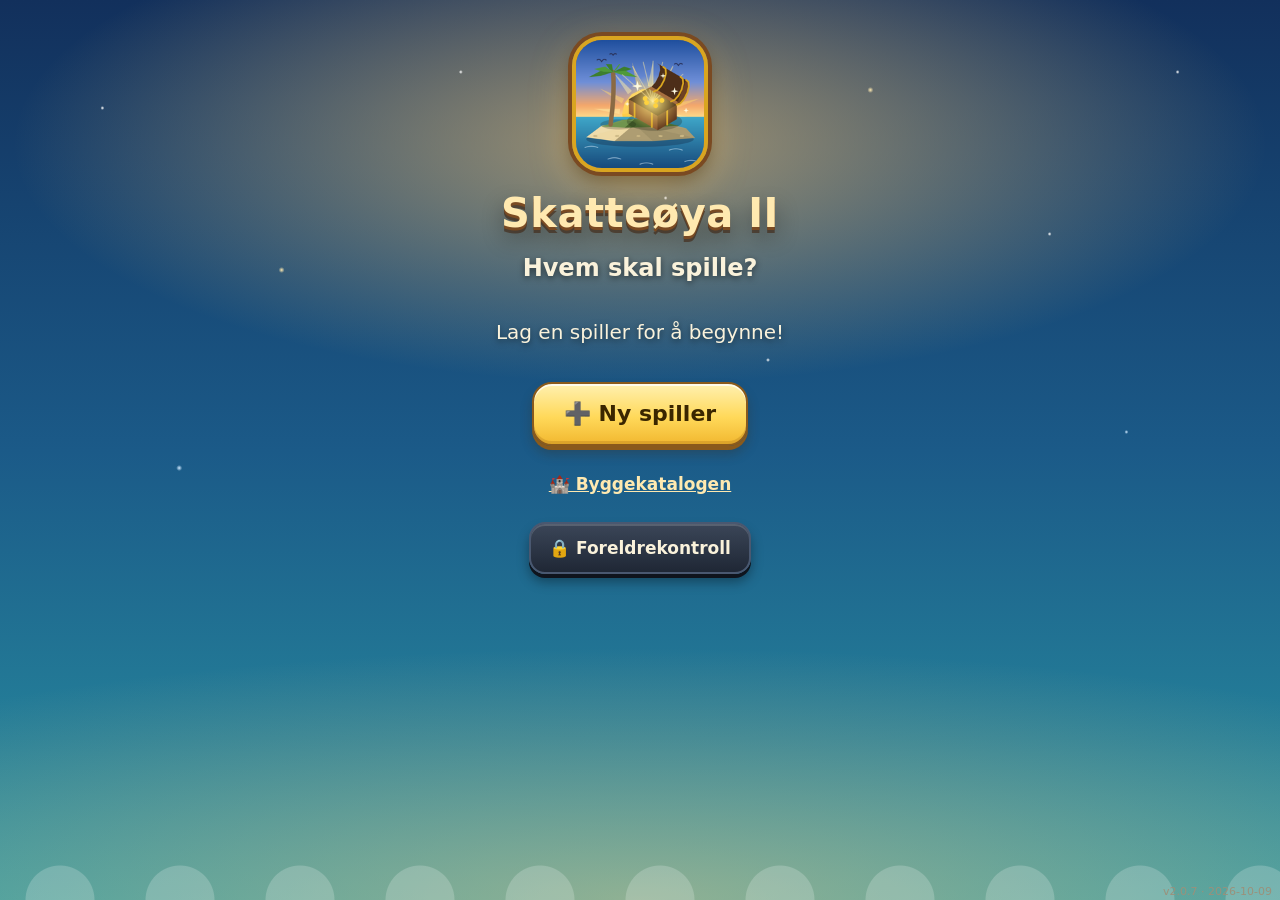
<file: index.html>
<!doctype html>
<html lang="nb">
<head>
  <meta charset="utf-8">
  <meta name="viewport" content="width=device-width, initial-scale=1, maximum-scale=1, user-scalable=no, viewport-fit=cover">
  <meta name="apple-mobile-web-app-capable" content="yes">
  <meta name="mobile-web-app-capable" content="yes">
  <meta name="apple-mobile-web-app-status-bar-style" content="black-translucent">
  <meta name="apple-mobile-web-app-title" content="Skatteøya II">
  <meta name="theme-color" content="#0b0f14">
  <title>Skatteøya II</title>
  <link rel="icon" type="image/png" sizes="64x64" href="ikon/favicon-64.png">
  <link rel="icon" type="image/png" sizes="32x32" href="ikon/favicon-32.png">
  <link rel="apple-touch-icon" href="ikon/ikon-180.png">
  <link rel="manifest" href="manifest.webmanifest">
  <link rel="stylesheet" href="spill.css">
  <link rel="stylesheet" href="ui.css">
</head>
<body>
  <!-- Velg spiller -->
  <section id="velg" class="velg">
    <img class="logo" src="ikon/ikon-192.png" alt="">
    <h1>Skatteøya II</h1>
    <p class="under">Hvem skal spille?</p>
    <div id="profilliste" class="profilliste"></div>
    <button id="ny-spiller" class="stor-knapp">➕ Ny spiller</button>
    <p class="smaa"><a href="katalog.html">🏰 Byggekatalogen</a></p>
    <button id="foreldre-start" class="foreldre-knapp">🔒 Foreldrekontroll</button>
  </section>

  <dialog id="ny" class="kort">
    <h2>Ny spiller</h2>
    <label class="navnefelt">Navn <input id="ny-navn" maxlength="16" autocomplete="off" placeholder="Hva heter du?"></label>
    <p class="etikett">Velg et dyr</p>
    <div id="ny-avatar" class="valgrad avatarer"></div>
    <p class="etikett">Hvem spiller?</p>
    <div id="ny-nivaa" class="valgrad"></div>
    <div class="knapper">
      <button id="ny-avbryt">Avbryt</button>
      <button id="ny-start" class="hoved">Seil til øya ⛵</button>
    </div>
  </dialog>

  <!-- Spillet -->
  <main id="spill" class="spill" hidden>
    <header class="topp">
      <button id="meny-knapp" class="rund" aria-label="Meny"></button>
      <div class="himmel">
        <canvas id="himmel"></canvas>
        <span id="dag"></span>
        <span id="sol-tall"></span>
      </div>
      <button id="seil-knapp" class="rund" aria-label="Sjøkartet" hidden>⛵</button>
      <button id="butikk-knapp" class="rund" aria-label="Butikken">🏪</button>
      <button id="natt-knapp" class="rund" aria-label="Natt av eller på">🌙</button>
    </header>
    <canvas id="lerret"></canvas>
    <footer id="forrad" class="forrad"></footer>
  </main>

  <!-- Nærbilde av en ting -->
  <div id="naer" class="naer" hidden>
    <div class="naer-boks">
      <div id="naer-tittel" class="naer-tittel"></div>
      <div class="naer-innhold">
        <canvas id="naer-lerret"></canvas>
        <div id="matte" class="matte" hidden>
          <div class="matte-stykke"><span id="matte-stykke"></span> <span id="matte-svar" class="matte-svar">?</span></div>
          <div id="matte-melding" class="matte-melding"></div>
          <div id="matte-valg" class="matte-valg"></div>
          <div id="matte-tast" class="tastatur"></div>
        </div>
      </div>
      <div id="havn-valg" class="havn-valg" hidden></div>
      <button id="naer-lukk" class="rund lukk" aria-label="Lukk">✕</button>
    </div>
  </div>

  <!-- Museet: skattene man har solgt, i glassmontre -->
  <div id="museum" class="museum" hidden>
    <canvas id="museum-lerret"></canvas>
    <button id="museum-tilbake" class="museum-knapp venstre"></button>
    <button id="museum-samling" class="museum-knapp hoyre"></button>
    <div id="museum-nav" class="museum-nav">
      <button id="museum-forrige" class="museum-knapp" aria-label="Forrige sal">◀</button>
      <span id="museum-sal"></span>
      <button id="museum-neste" class="museum-knapp" aria-label="Neste sal">▶</button>
    </div>
  </div>

  <!-- Stavkirka: sangboka med alle melodiene man har funnet -->
  <div id="kirke" hidden>
    <button id="kirke-tilbake" class="museum-knapp venstre">← Tilbake til øya</button>
    <h2>🎵 Sangboka</h2>
    <div class="kirke-bok">
      <p id="kirke-tall"></p>
      <p id="kirke-hint"></p>
      <div id="kirke-liste"></div>
    </div>
  </div>

  <!-- Natta -->
  <div id="natt" class="natt" hidden>
    <canvas id="natt-lerret"></canvas>
    <div class="natt-tekst">🌙 ✨</div>
    <button id="morgen" class="stor-knapp">☀️ God morgen</button>
  </div>

  <dialog id="meny" class="kort">
    <h2 id="meny-tittel"></h2>
    <div class="menyknapper">
      <button id="meny-sov">🌙 Legg deg nå</button>
      <button id="meny-sangbok">🎵 Sangboka</button>
      <button id="meny-nivaa"></button>
      <button id="meny-lyd"></button>
      <button id="meny-foreldre">🔒 For foreldre</button>
      <button id="meny-bytt">👥 Bytt spiller</button>
      <button id="meny-ny-oy">🏝️ Ny øy</button>
      <button id="meny-lukk" class="hoved">Tilbake til øya</button>
    </div>
  </dialog>

  <dialog id="laerer" class="kort bred">
    <h2 id="laerer-tittel"></h2>
    <div id="laerer-emner" class="emner"></div>
    <div id="laerer-tekst" class="laerer-tekst"></div>
    <p id="laerer-merk" class="midt forklaring" hidden></p>
    <div class="knapper laerer-knapper">
      <button id="laerer-igjen">🔊 Les igjen</button>
      <button id="laerer-ny" class="hoved">➡️ Ny tekst</button>
    </div>
    <button id="laerer-lukk" class="full">Lukk</button>
  </dialog>

  <dialog id="sjokart" class="kort">
    <h2>🗺️ Sjøkartet</h2>
    <p id="sjokart-tekst" class="midt"></p>
    <div id="oyliste" class="oyliste"></div>
    <button id="sjokart-lukk" class="full">Bli her</button>
  </dialog>

  <dialog id="butikk" class="kort bred">
    <h2>🏪 Butikken</h2>
    <div class="faner"><button id="fane-selg">💰 Selg</button><button id="fane-kjop">🏰 Kjøp bygg</button></div>
    <div id="butikk-mynter" class="mynter-linje"></div>
    <div id="butikk-selg" class="butikk-innhold"></div>
    <div id="butikk-kjop" class="butikk-innhold byggliste" hidden></div>
    <div class="takfarge"><span id="takfarge-tekst">🎨 Farge på taket og flaggene</span><div id="takfarger" class="takfarger"></div></div>
    <button id="butikk-lukk" class="hoved full">Tilbake til øya</button>
  </dialog>

  <dialog id="port" class="kort">
    <h2>🔒 For voksne</h2>
    <p id="port-tekst" class="midt"></p>
    <div class="matte-stykke"><span id="port-stykke"></span> <span id="port-svar" class="matte-svar">?</span></div>
    <p id="port-melding" class="matte-melding feil midt"></p>
    <div id="port-tast" class="tastatur"></div>
    <button id="port-glemt" class="full" hidden>Glemt koden?</button>
    <button id="port-avbryt" class="full">Avbryt</button>
  </dialog>

  <dialog id="foreldre" class="kort bred">
    <h2>🔒 Foreldrekontroll – <span id="foreldre-navn"></span></h2>
    <p class="etikett">Hurtigvalg</p>
    <div id="f-hurtig" class="valgrad"></div>
    <p class="etikett">Mattestykker i kistene</p>
    <div id="f-arter" class="arter"></div>
    <p id="f-eksempel" class="eksempel"></p>
    <p class="etikett">Svarmåte</p>
    <div id="f-svar" class="valgrad"></div>
    <p class="etikett">Telling</p>
    <div id="f-telling" class="valgrad"></div>
    <p class="etikett">Kreativmodus</p>
    <div id="f-kreativ" class="kreativ"></div>
    <p class="etikett">Statistikk</p>
    <div id="f-stat" class="statistikk"></div>
    <button id="f-spillere" class="full">👥 Spillere og foreldrekode</button>
    <button id="foreldre-lukk" class="hoved full">Lagre og lukk</button>
  </dialog>

  <dialog id="spillere" class="kort">
    <h2>🔒 Spillere</h2>
    <p class="midt forklaring">Her kan du fjerne spillere. Øya og alt spilleren har samlet, blir slettet.</p>
    <div id="spillerliste" class="spillerliste"></div>
    <button id="endre-kode" class="full">🔑 Endre foreldrekoden</button>
    <button id="spillere-lukk" class="hoved full">Lukk</button>
  </dialog>

  <div id="plasser" class="plasser" hidden>
    <span id="plasser-tekst"></span>
    <button id="plasser-avbryt">✕ Avbryt</button>
  </div>

  <!-- Seilturen til en ny øy -->
  <div id="seiling" class="seiling" hidden>
    <canvas id="seiling-lerret"></canvas>
    <div id="seiling-tekst" class="seiling-tekst"></div>
  </div>

  <div id="melding" class="melding" hidden></div>

  <script type="module" src="js/main.js"></script>
</body>
</html>
</file>
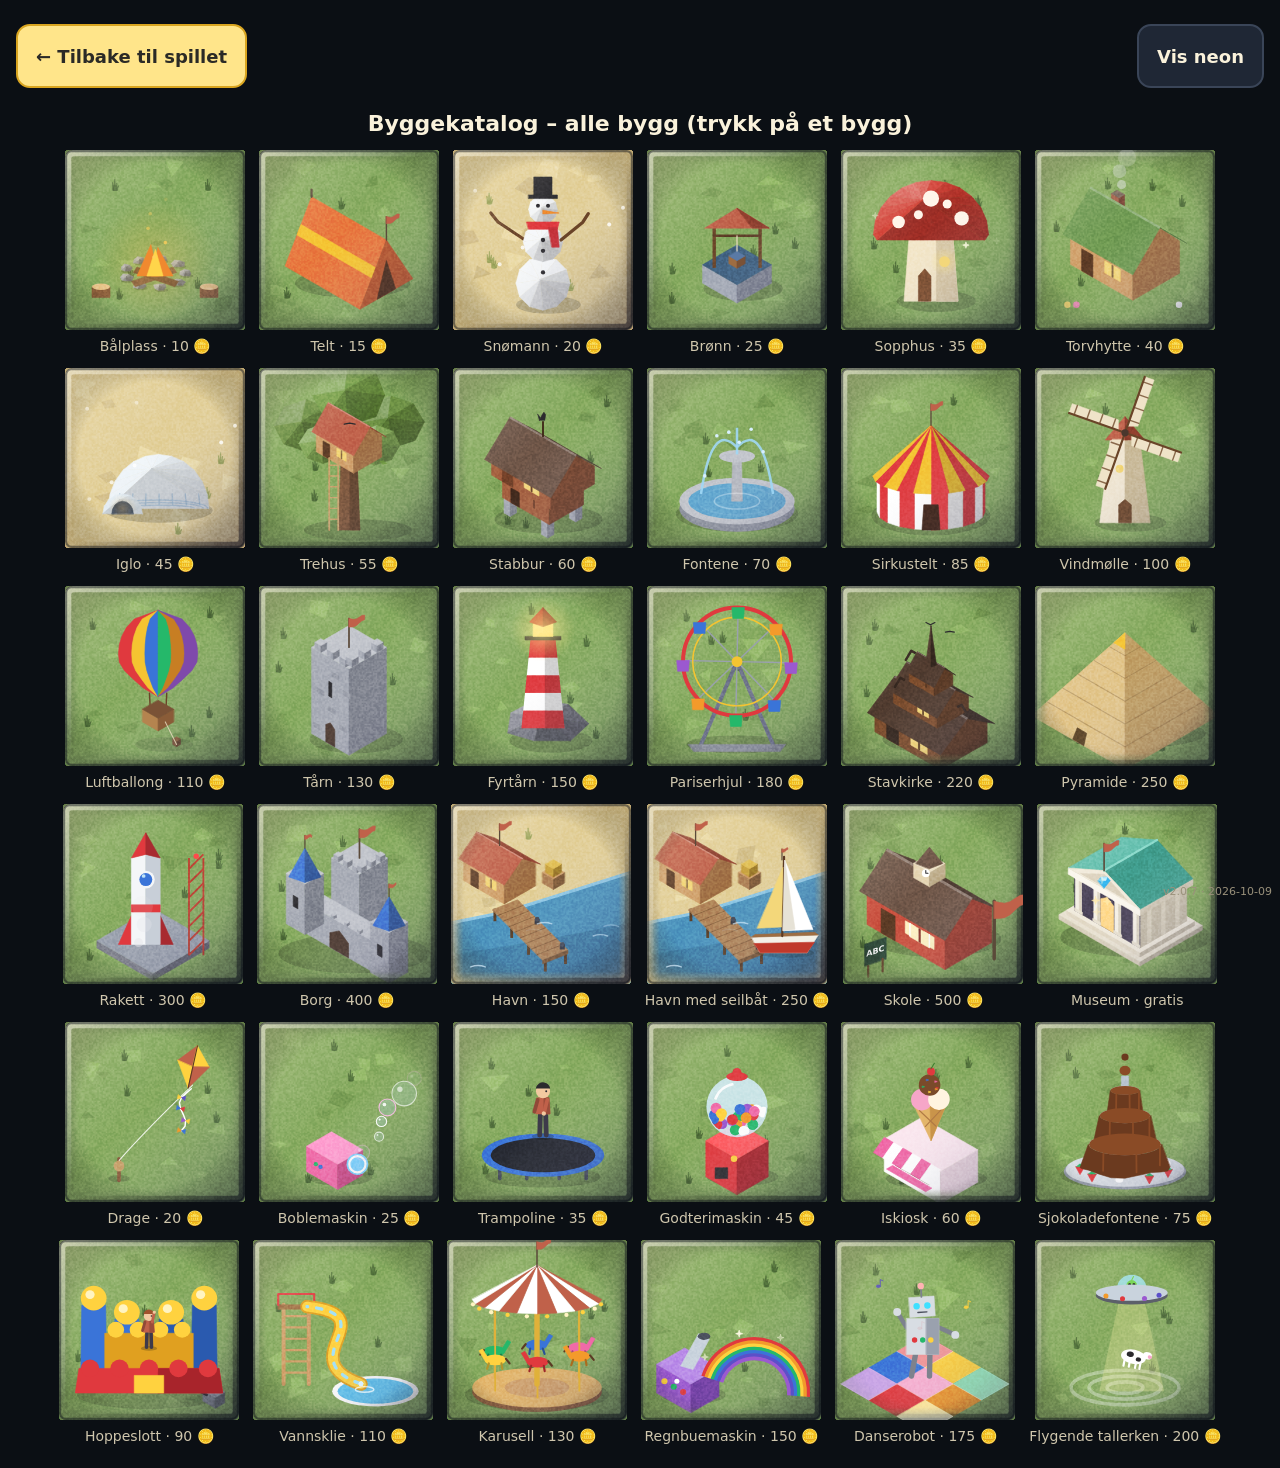
<file: katalog.html>
<!doctype html>
<html lang="nb">
<head>
  <meta charset="utf-8">
  <meta name="viewport" content="width=device-width, initial-scale=1">
  <title>Skatteøya – byggekatalog</title>
  <link rel="icon" type="image/png" sizes="64x64" href="ikon/favicon-64.png">
  <link rel="icon" type="image/png" sizes="32x32" href="ikon/favicon-32.png">
  <link rel="apple-touch-icon" href="ikon/ikon-180.png">
  <style>
    body { margin: 0; background: #0b0f14; color: #faf2db; font-family: system-ui, sans-serif; padding: 16px; }
    h1 { font-size: 22px; text-align: center; }
    .galleri { display: flex; flex-wrap: wrap; gap: 14px; justify-content: center; }
    figure { margin: 0; text-align: center; }
    figcaption { font-size: 14px; color: #cfc6ad; margin-top: 4px; }
    a { color: #ffd23f; }
    .topplinje { position: sticky; top: 0; z-index: 5; display: flex; justify-content: space-between; gap: 10px; padding: 8px 0; background: inherit; }
    .tilbake, .bytt {
      display: inline-flex; align-items: center; min-height: 48px; padding: 6px 18px; border-radius: 14px; font-size: 18px; font-weight: 700; text-decoration: none;
    }
    .tilbake { background: #ffe58a; color: #2b2a26; border: 2px solid #d9a520; }
    .bytt { background: #1f2735; color: #faf2db; border: 2px solid #3a4558; }
    body.neon .tilbake { background: #ff2bd6; color: #fff; border-color: #ff9cf0; box-shadow: 0 0 12px rgba(255, 43, 214, 0.6); }
    .versjon { position: fixed; right: 8px; bottom: 2px; font-size: 11px; color: #9a917b; pointer-events: none; }
    body { padding-bottom: 24px; }
    body.neon { background: #07020f; }
    body.neon figcaption { color: #7ff3ff; text-shadow: 0 0 6px #19e3ff; }
  </style>
</head>
<body>
  <nav class="topplinje">
    <a class="tilbake" href="index.html">← Tilbake til spillet</a>
    <a id="bytt" class="bytt" href="?neon">Vis neon</a>
  </nav>
  <h1>Byggekatalog – alle bygg (trykk på et bygg)</h1>
  <div id="galleri" class="galleri"></div>
  <script type="module">
    // Alle byggene, levende: den faste delen tegnes én gang, det som beveger seg hele tiden.
    import { BYGG, HAVN, BAAT, SKOLE, MUSEUM, OPPFINNELSER } from './js/data/ting.js';
    import { PYNT, LIV } from './js/stil/pynt.js';
    import { tegnTomtKort } from './js/stil/ruter.js';
    import { lagTilfeldig } from './js/rng.js';
    import { settNeon, neonKontekst, glod } from './js/stil/neon.js';
    import { visVersjon } from './js/versjon.js';
    visVersjon();
    // ?neon viser byggene slik de ser ut på neonøya.
    const neon = new URLSearchParams(location.search).has('neon');
    settNeon(neon);
    if (neon) document.body.classList.add('neon');
    document.getElementById('bytt').href = neon ? '?' : '?neon';
    document.getElementById('bytt').textContent = neon ? 'Vis vanlig' : 'Vis neon';
    const S = 180, dpr = devicePixelRatio || 1;
    const kort = [...BYGG, HAVN, BAAT, SKOLE, MUSEUM, ...OPPFINNELSER].map((b, k) => {
      const fast = document.createElement('canvas');
      fast.width = fast.height = S * dpr;
      const fctx = neonKontekst(fast.getContext('2d'));
      fctx.scale(dpr, dpr);
      tegnTomtKort(fctx, S, lagTilfeldig(k + 1), ['iglo', 'snomann', 'havn', 'havnbaat'].includes(b.id) ? 'strand' : 'eng', () => PYNT[b.id](fctx, S, lagTilfeldig(k + 7)));
      const c = document.createElement('canvas');
      c.width = c.height = S * dpr;
      c.style.width = c.style.height = `${S}px`;
      const f = document.createElement('figure');
      f.append(c);
      f.insertAdjacentHTML('beforeend', `<figcaption>${b.navn} · ${b.pris ? `${b.pris} 🪙` : 'gratis'}</figcaption>`);
      document.getElementById('galleri').append(f);
      let fest = Infinity;
      c.onclick = () => { fest = 0; };
      return { b, fast, c, ctx: neonKontekst(c.getContext('2d')), fest: () => fest, tikk: (dt) => { fest += dt; } };
    });
    let sist = performance.now();
    function tegn(ms) {
      const dt = (ms - sist) / 1000;
      sist = ms;
      for (const k of kort) {
        k.tikk(dt);
        k.ctx.setTransform(1, 0, 0, 1, 0, 0);
        k.ctx.drawImage(k.fast, 0, 0);
        k.ctx.setTransform(dpr, 0, 0, dpr, 0, 0);
        LIV[k.b.id]?.(k.ctx, S, ms / 1000, k.fest());
        glod(k.c);
      }
      requestAnimationFrame(tegn);
    }
    requestAnimationFrame(tegn);
  </script>
</body>
</html>
</file>
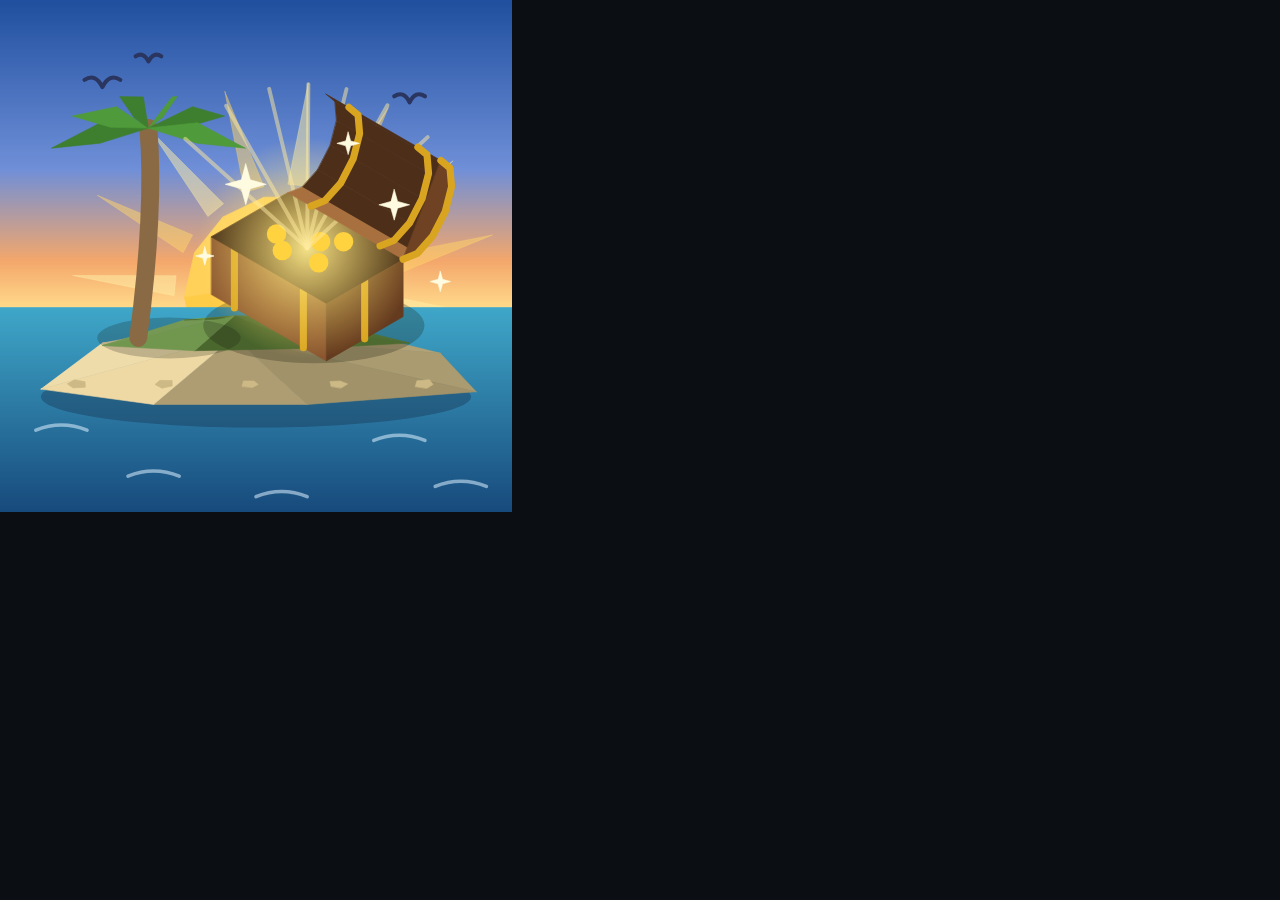
<file: logo.html>
<!doctype html>
<html lang="nb">
<head>
  <meta charset="utf-8">
  <meta name="viewport" content="width=device-width, initial-scale=1">
  <title>Skatteøya – logo</title>
  <link rel="icon" type="image/png" sizes="64x64" href="ikon/favicon-64.png">
  <link rel="icon" type="image/png" sizes="32x32" href="ikon/favicon-32.png">
  <link rel="apple-touch-icon" href="ikon/ikon-180.png">
  <style>
    html, body { margin: 0; background: #0b0f14; }
    canvas { display: block; }
  </style>
</head>
<body>
  <canvas id="logo"></canvas>
  <script type="module">
    // Applogoen, tegnet med den samme low-poly-koden som spillet: en øy med palme
    // og en åpen skattekiste som lyser, foran en stor solnedgang.
    // ?s=1024 gir størrelsen. Ikonfilene i ikon/ er laget fra en 1024-utgave (favicon får avrundede hjørner).
    import { poly, fasett, klump } from './js/stil/lavpoly.js';
    import { palme } from './js/stil/ruter.js';
    import { tegnFigur } from './js/figurer.js';
    import { lagTilfeldig } from './js/rng.js';

    const q = new URLSearchParams(location.search);
    const S = Number(q.get('s')) || 512;
    const c = document.getElementById('logo');
    c.width = c.height = S;
    const ctx = c.getContext('2d');

    // Himmel: dyp blå øverst, varm solnedgang ved horisonten
    const HORISONT = S * 0.6;
    const himmel = ctx.createLinearGradient(0, 0, 0, HORISONT);
    himmel.addColorStop(0, '#1f4f9e');
    himmel.addColorStop(0.55, '#6f8fd8');
    himmel.addColorStop(0.85, '#f4a76b');
    himmel.addColorStop(1, '#ffd98a');
    ctx.fillStyle = himmel;
    ctx.fillRect(0, 0, S, HORISONT + 2);

    // Sola med low-poly-stråler
    const sx = S * 0.56, sy = HORISONT - S * 0.02, sr = S * 0.2;
    ctx.save();
    ctx.globalAlpha = 0.5;
    for (let i = 0; i < 16; i++) {
      const v = (i / 16) * Math.PI * 2 + 0.1;
      poly(ctx, [[sx + Math.cos(v - 0.09) * sr * 1.1, sy + Math.sin(v - 0.09) * sr * 1.1],
        [sx + Math.cos(v) * sr * 2.1, sy + Math.sin(v) * sr * 2.1],
        [sx + Math.cos(v + 0.09) * sr * 1.1, sy + Math.sin(v + 0.09) * sr * 1.1]], i % 2 ? '#ffd56b' : '#fff0a8');
    }
    ctx.restore();
    const skive = [];
    for (let i = 0; i < 14; i++) { const v = (i / 14) * Math.PI * 2; skive.push([sx + Math.cos(v) * sr, sy + Math.sin(v) * sr]); }
    fasett(ctx, skive, '#ffc93c', { styrke: 0.7 });

    // Fugler
    ctx.strokeStyle = '#2a3560';
    ctx.lineWidth = S * 0.008;
    ctx.lineCap = 'round';
    for (const [x, y, b] of [[0.2, 0.17, 0.035], [0.29, 0.12, 0.025], [0.8, 0.2, 0.03]]) {
      ctx.beginPath();
      ctx.moveTo(S * (x - b), S * (y - b * 0.4));
      ctx.quadraticCurveTo(S * (x - b * 0.4), S * (y - b * 0.8), S * x, S * y);
      ctx.quadraticCurveTo(S * (x + b * 0.4), S * (y - b * 0.8), S * (x + b), S * (y - b * 0.4));
      ctx.stroke();
    }

    // Havet
    const hav = ctx.createLinearGradient(0, HORISONT, 0, S);
    hav.addColorStop(0, '#3fa7c9');
    hav.addColorStop(1, '#174a7c');
    ctx.fillStyle = hav;
    ctx.fillRect(0, HORISONT, S, S - HORISONT);
    // Sola speiler seg i vannet
    ctx.globalAlpha = 0.55;
    for (let k = 0; k < 6; k++) {
      const y = HORISONT + S * (0.025 + k * 0.03), b = S * (0.16 - k * 0.018);
      poly(ctx, [[sx - b, y], [sx + b, y], [sx + b * 0.8, y + S * 0.01], [sx - b * 0.8, y + S * 0.01]], '#ffe39a');
    }
    ctx.globalAlpha = 1;
    // Bølger
    ctx.strokeStyle = 'rgba(220, 240, 255, 0.55)';
    ctx.lineWidth = S * 0.007;
    for (const [x, y] of [[0.12, 0.84], [0.3, 0.93], [0.78, 0.86], [0.9, 0.95], [0.55, 0.97]]) {
      ctx.beginPath();
      ctx.moveTo(S * (x - 0.05), S * y);
      ctx.quadraticCurveTo(S * x, S * (y - 0.02), S * (x + 0.05), S * y);
      ctx.stroke();
    }

    // Øya: sand og gress, fasettert
    const r = lagTilfeldig(11);
    const OY_Y = S * 0.74;
    ctx.fillStyle = 'rgba(20, 40, 70, 0.35)';
    ctx.beginPath(); ctx.ellipse(S * 0.5, OY_Y + S * 0.035, S * 0.42, S * 0.06, 0, 0, Math.PI * 2); ctx.fill();
    fasett(ctx, [[S * 0.08, OY_Y + S * 0.02], [S * 0.2, OY_Y - S * 0.07], [S * 0.42, OY_Y - S * 0.11], [S * 0.66, OY_Y - S * 0.1],
      [S * 0.86, OY_Y - S * 0.05], [S * 0.93, OY_Y + S * 0.025], [S * 0.6, OY_Y + S * 0.05], [S * 0.3, OY_Y + S * 0.05]], '#ecd59a', { styrke: 1.2 });
    fasett(ctx, [[S * 0.2, OY_Y - S * 0.065], [S * 0.36, OY_Y - S * 0.115], [S * 0.6, OY_Y - S * 0.12], [S * 0.8, OY_Y - S * 0.07],
      [S * 0.62, OY_Y - S * 0.06], [S * 0.38, OY_Y - S * 0.055]], '#7fb24f', { styrke: 1 });
    for (let k = 0; k < 5; k++) {
      poly(ctx, klump(r, S * (0.15 + k * 0.17), OY_Y + S * 0.01, S * 0.018, S * 0.008, 5, 0.3), '#cdb985');
    }

    // Palme til venstre
    palme(ctx, lagTilfeldig(3), S * 0.27, OY_Y - S * 0.08, S * 0.5);

    // Skattekista, åpen og lysende (samme figur som i spillet)
    const K = S * 0.64;
    ctx.save();
    ctx.translate(S * 0.6 - K * 0.5, OY_Y - S * 0.035 - K * 0.86);
    tegnFigur(ctx, K, { type: 'kiste', str: 1, seed: 5 }, { p: 1, ferdigT: 0.25, t: 0 });
    ctx.restore();

    // Glitter rundt kista
    const stjerne = (x, y, g) => poly(ctx, [[x, y - g], [x + g * 0.22, y - g * 0.22], [x + g, y], [x + g * 0.22, y + g * 0.22], [x, y + g],
      [x - g * 0.22, y + g * 0.22], [x - g, y], [x - g * 0.22, y - g * 0.22]], '#fffbe0');
    for (const [x, y, g] of [[0.48, 0.36, 0.04], [0.77, 0.4, 0.03], [0.68, 0.28, 0.022], [0.86, 0.55, 0.02], [0.4, 0.5, 0.018]]) stjerne(S * x, S * y, S * g);

    document.title = 'klar';
  </script>
</body>
</html>
</file>
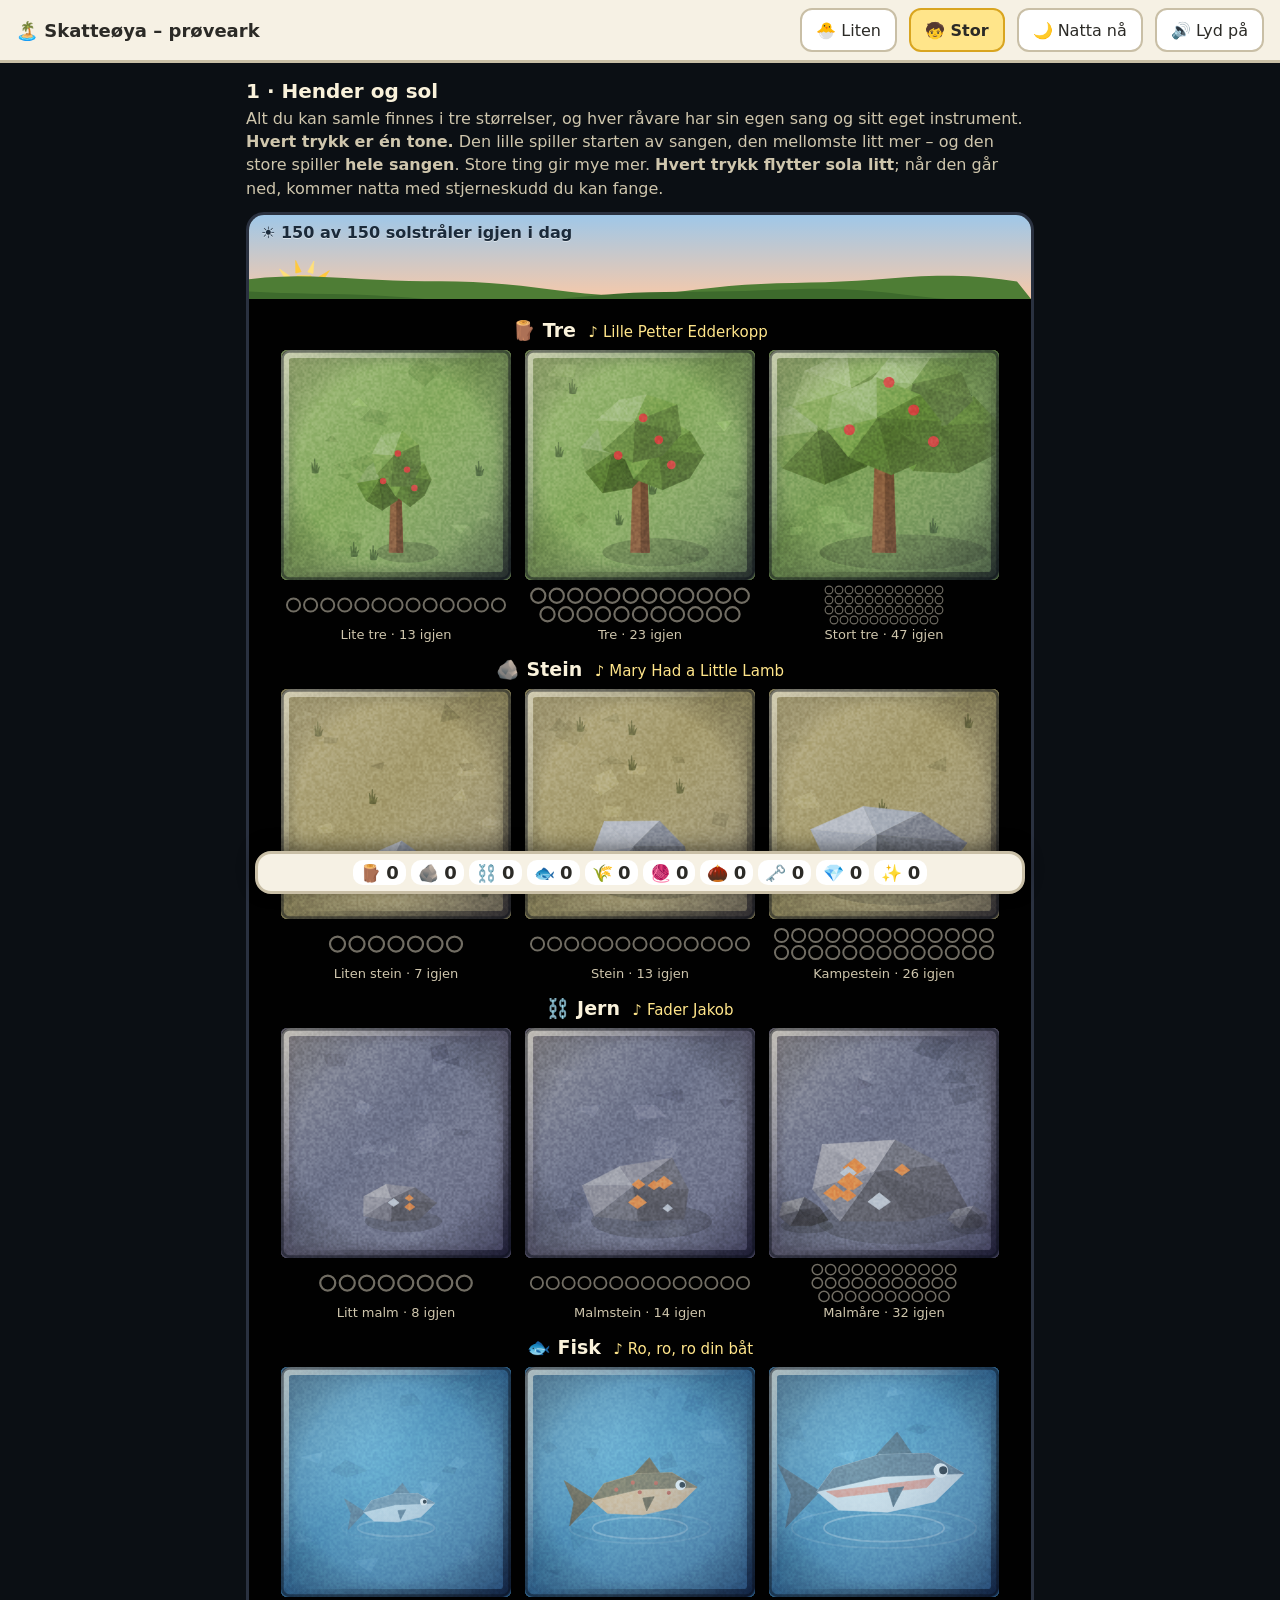
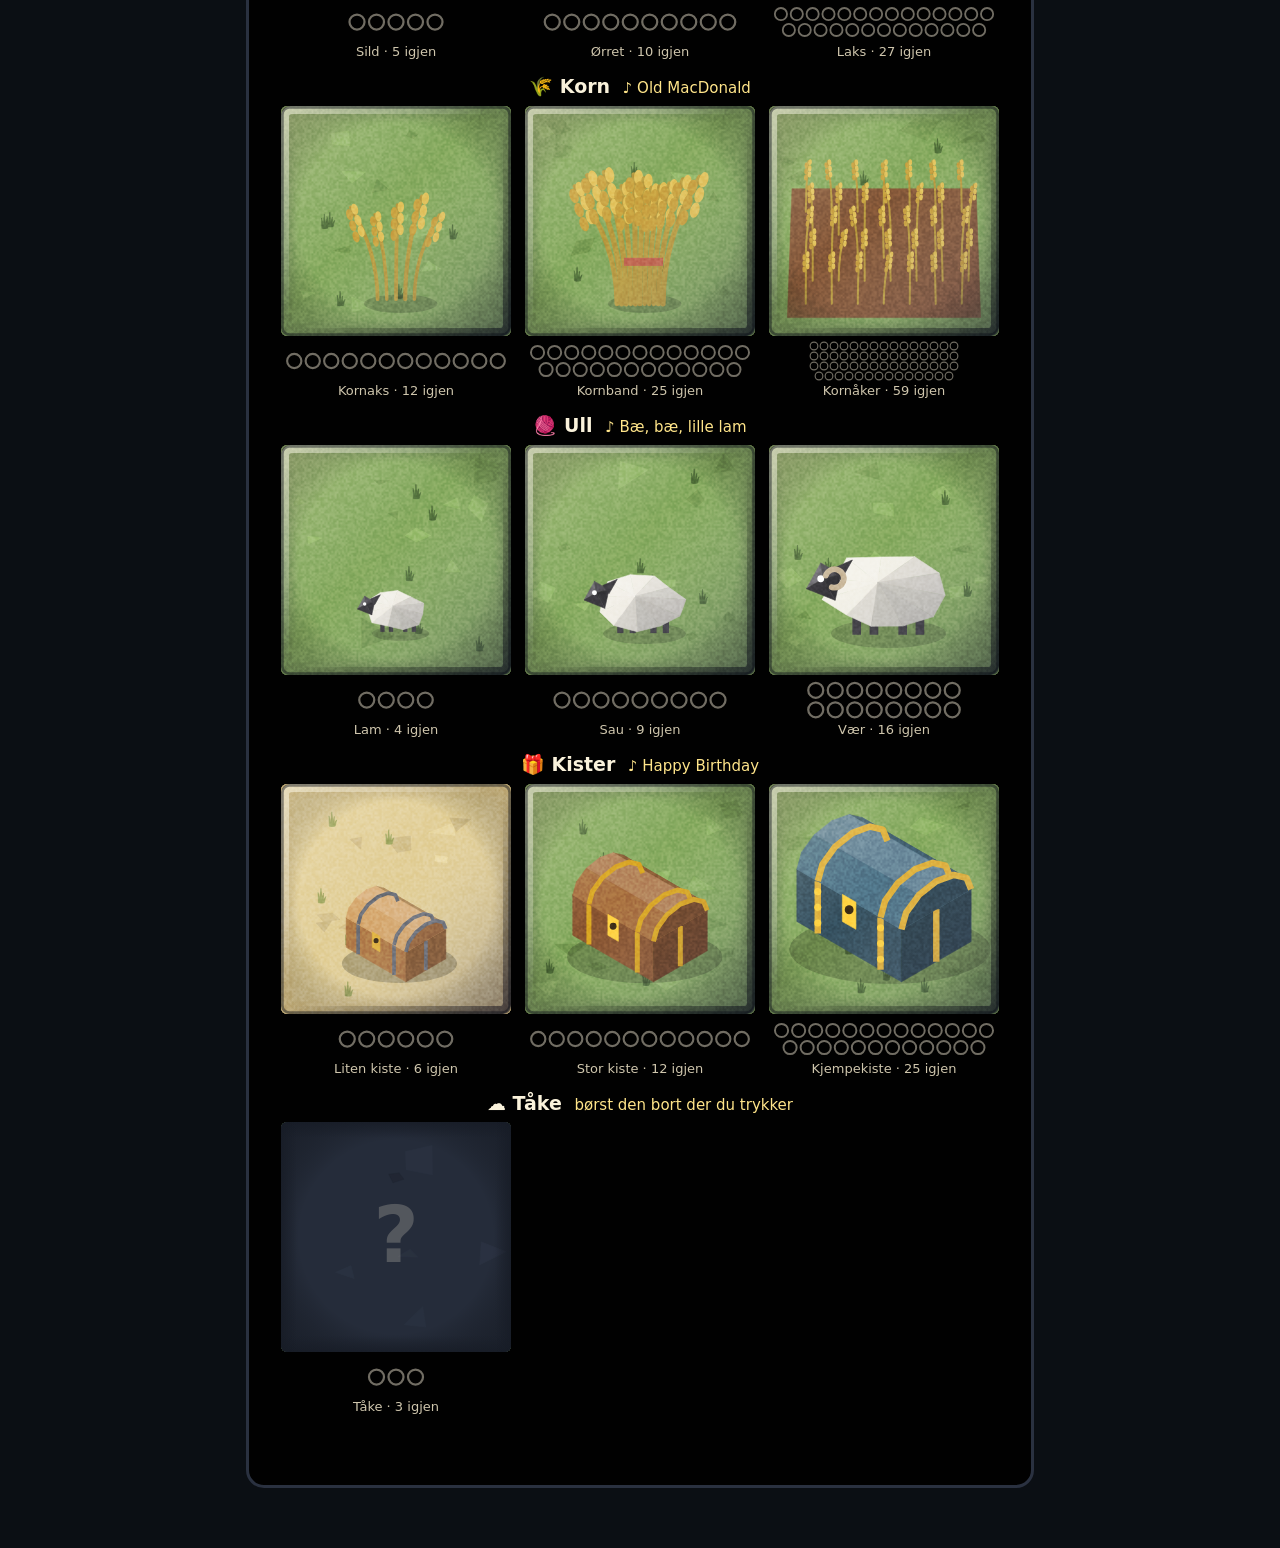
<file: proveark.html>
<!doctype html>
<html lang="nb">
<head>
  <meta charset="utf-8">
  <meta name="viewport" content="width=device-width, initial-scale=1, viewport-fit=cover">
  <title>Skatteøya – prøveark</title>
  <style>
    :root { --panel: #f6f1e4; --kant: #c9bfa6; --tekst: #2b2a26; --krem: #faf2db; --dempet: #cfc6ad; }
    * { box-sizing: border-box; }
    html { touch-action: manipulation; }
    body {
      margin: 0; background: #0b0f14; color: var(--krem);
      font-family: system-ui, -apple-system, "Segoe UI", sans-serif;
      -webkit-user-select: none; user-select: none; -webkit-touch-callout: none;
    }
    header {
      position: sticky; top: 0; z-index: 5; display: flex; flex-wrap: wrap; gap: 8px 12px; align-items: center;
      padding: 8px 16px; background: var(--panel); color: var(--tekst); border-bottom: 3px solid var(--kant);
    }
    header h1 { margin: 0 auto 0 0; font-size: 18px; }
    button {
      font: inherit; font-size: 16px; min-height: 44px; padding: 4px 14px; border-radius: 12px;
      border: 2px solid var(--kant); background: #fff; color: var(--tekst); cursor: pointer;
    }
    button.valgt { background: #ffe58a; border-color: #d9a520; font-weight: 700; }
    button:disabled { opacity: 0.5; }
    main { max-width: 820px; margin: 0 auto; padding: 16px 16px 60px; display: grid; gap: 34px; }
    h2 { margin: 0 0 4px; font-size: 20px; }
    .forklaring { margin: 0 0 12px; color: var(--dempet); line-height: 1.45; }
    body.liten .forklaring, body.liten figcaption, body.liten .bare-stor { display: none; }

    .scene { position: relative; border-radius: 18px; background: #010101; border: 3px solid #2a3140; }
    .himmel-boks { position: sticky; top: var(--topp, 60px); z-index: 4; border-radius: 15px 15px 0 0; overflow: hidden; }
    #himmel { display: block; width: 100%; height: 84px; }
    #sol-tekst { position: absolute; top: 8px; left: 12px; font-weight: 700; color: #1b2a3a; text-shadow: 0 1px 0 rgba(255,255,255,0.5); pointer-events: none; }
    .ting { padding: 6px 10px 14px; }
    .ravare { margin-top: 14px; }
    .ravare h3 { margin: 0 0 8px; font-size: 19px; text-align: center; color: var(--krem); }
    .ravare .sang { font-weight: 400; font-size: 15px; color: #ffe58a; margin-left: 6px; }
    .rad { display: grid; gap: 14px; justify-content: center; }
    .rad figure { margin: 0; text-align: center; }
    .rad canvas { display: block; touch-action: none; cursor: pointer; }
    .rad figcaption { font-size: 13px; color: var(--dempet); margin-top: 1px; min-height: 17px; }

    .natt { position: fixed; inset: 0; z-index: 15; }
    .natt canvas { position: absolute; inset: 0; width: 100%; height: 100%; touch-action: none; }
    .natt-tekst { position: absolute; top: 16px; left: 0; right: 0; text-align: center; font-size: 20px; font-weight: 700; color: #fff6d8; pointer-events: none; }
    #morgen { position: absolute; bottom: 16px; left: 50%; transform: translateX(-50%); }

    .forrad {
      position: sticky; bottom: 6px; z-index: 6; box-shadow: 0 -4px 18px rgba(0,0,0,0.45);
      display: flex; flex-wrap: wrap; gap: 5px; justify-content: center; margin: 12px 6px 0;
      background: var(--panel); color: var(--tekst); border-radius: 16px; padding: 6px; border: 3px solid var(--kant);
    }
    .vare { min-width: 50px; padding: 2px 7px; border-radius: 10px; background: #fff; font-size: 17px; text-align: center; }
    .vare b { font-size: 18px; }
    .vare small { font-size: 12px; color: #6d6656; }
    .vare .tom { opacity: 0.25; }
    body.liten .vare { font-size: 22px; letter-spacing: -6px; padding-right: 14px; }
    .dunk { animation: dunk 0.35s ease-out; }
    @keyframes dunk { 40% { transform: scale(1.25); } }
    .flyr {
      position: fixed; z-index: 30; font-size: 34px; margin: -20px 0 0 -20px; pointer-events: none;
      transition: transform 0.85s cubic-bezier(0.5, -0.5, 0.6, 1);
    }

    .tid { text-align: center; }
    .tid h3 { margin: 0 0 6px; font-size: 22px; color: #ffe58a; }
    #tid-tekst { margin: 0 auto 12px; max-width: 640px; line-height: 1.45; min-height: 3em; }
    #tid { display: block; margin: 0 auto 14px; border-radius: 14px; }
    #tid-knapp { font-size: 19px; min-height: 52px; padding: 6px 22px; background: #ffe58a; border-color: #d9a520; font-weight: 700; }
    .album { display: flex; flex-wrap: wrap; gap: 12px; justify-content: center; margin-top: 18px; }
    .album figure { margin: 0; animation: dunk 0.4s ease-out; }
    .album img { display: block; width: 150px; border-radius: 8px; border: 2px solid #2a3140; }
    .album figcaption { font-size: 14px; color: var(--dempet); margin-top: 3px; }

    .brev {
      position: fixed; inset: 0; z-index: 20; display: grid; place-items: center; background: rgba(5, 8, 15, 0.55);
    }
    .brev[hidden] { display: none; }
    .brev > div {
      width: min(90%, 380px); background: #fbf3dc; color: #3a2e1c; border-radius: 6px; padding: 22px 24px;
      font-family: Georgia, "Times New Roman", serif; box-shadow: 0 10px 40px rgba(0,0,0,0.5); transform: rotate(-1.5deg);
      animation: dunk 0.45s ease-out;
    }
    .brev p { font-size: 19px; line-height: 1.5; margin: 0 0 10px; }
    .brev .liten-tekst { font-size: 15px; font-family: system-ui, sans-serif; color: #6d5a3a; }
    .melding {
      position: fixed; left: 50%; bottom: 24px; transform: translateX(-50%); z-index: 25;
      background: var(--panel); color: var(--tekst); border: 3px solid #d9a520; border-radius: 14px;
      padding: 10px 18px; font-size: 18px; font-weight: 700;
    }
    .melding.vis { animation: dunk 0.4s ease-out; }
    @media (max-width: 560px) { header h1 { font-size: 15px; width: 100%; } }
  </style>
</head>
<body>
  <header>
    <h1>🏝️ Skatteøya – prøveark</h1>
    <button data-nivaa="liten">🐣 Liten</button>
    <button data-nivaa="stor">🧒 Stor</button>
    <button id="natt-naa">🌙 Natta nå</button>
    <button id="lyd">🔊 Lyd på</button>
  </header>
  <main>
    <section>
      <h2>1 · Hender og sol</h2>
      <p class="forklaring">
        Alt du kan samle finnes i tre størrelser, og hver råvare har sin egen sang og sitt eget instrument.
        <b>Hvert trykk er én tone.</b> Den lille spiller starten av sangen, den mellomste litt mer – og den store spiller <b>hele sangen</b>.
        Store ting gir mye mer. <b>Hvert trykk flytter sola litt</b>; når den går ned, kommer natta med stjerneskudd du kan fange.
      </p>
      <div id="scene" class="scene">
        <div class="himmel-boks"><canvas id="himmel"></canvas><div id="sol-tekst"></div></div>
        <div id="ting" class="ting"></div>
        <div id="natt" class="natt" hidden>
          <canvas id="natt-lerret"></canvas>
          <div class="natt-tekst">🌙 Fang stjerneskuddene!</div>
          <button id="morgen">☀️ God morgen</button>
        </div>
        <div id="forrad" class="forrad"></div>
      </div>
    </section>

  </main>

  <div id="melding" class="melding" hidden></div>

  <script type="module" src="js/trykkprove.js"></script>
</body>
</html>
</file>
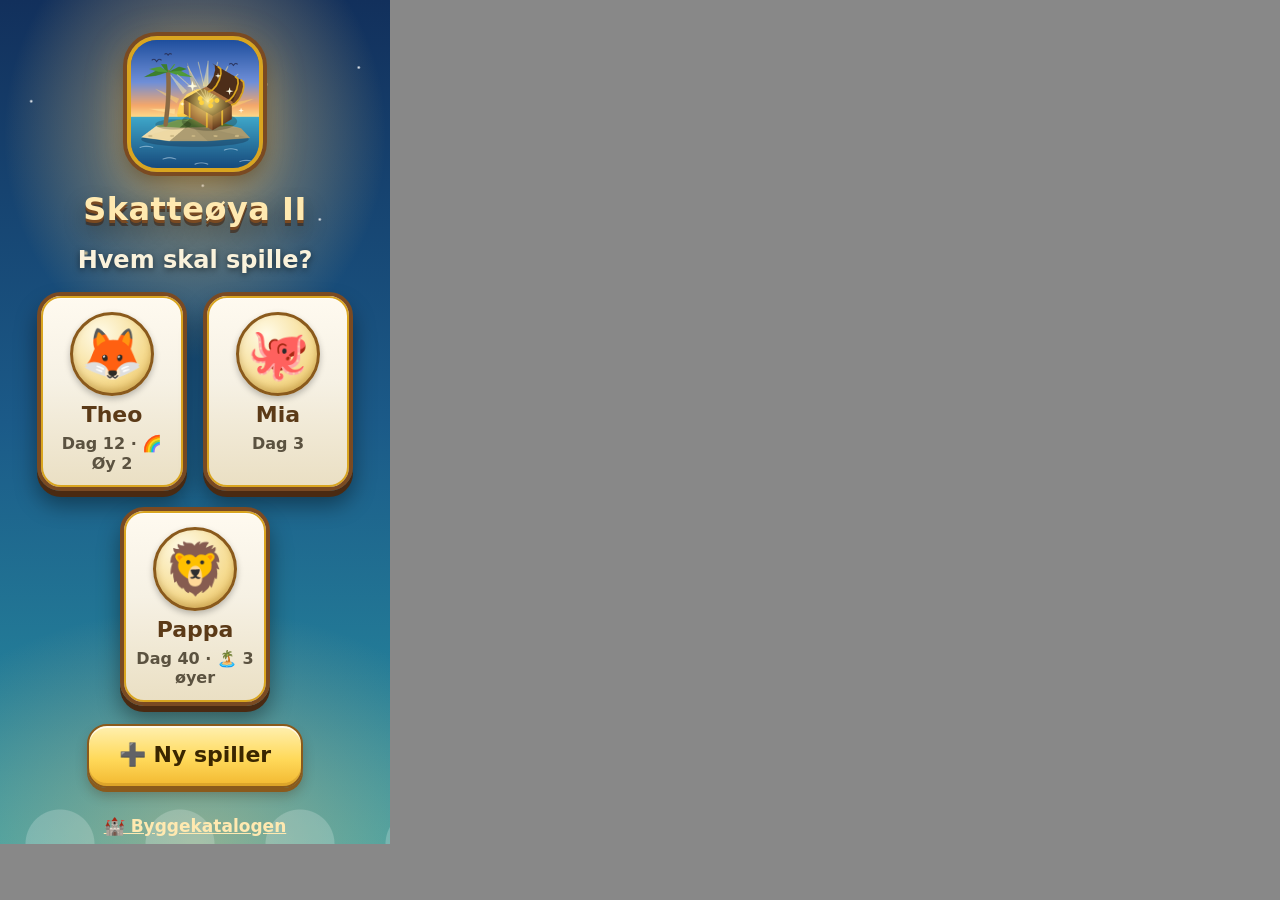
<file: .dev/ramme.html>
<!doctype html><html><body style="margin:0;background:#888">
<script>
const q = new URLSearchParams(location.search);
const w = q.get('w') || 390, h = q.get('h') || 844;
q.delete('w'); q.delete('h');
document.body.innerHTML = `<iframe src="ui.html?${q}" style="width:${w}px;height:${h}px;border:0;display:block"></iframe>`;
</script></body></html>
</file>
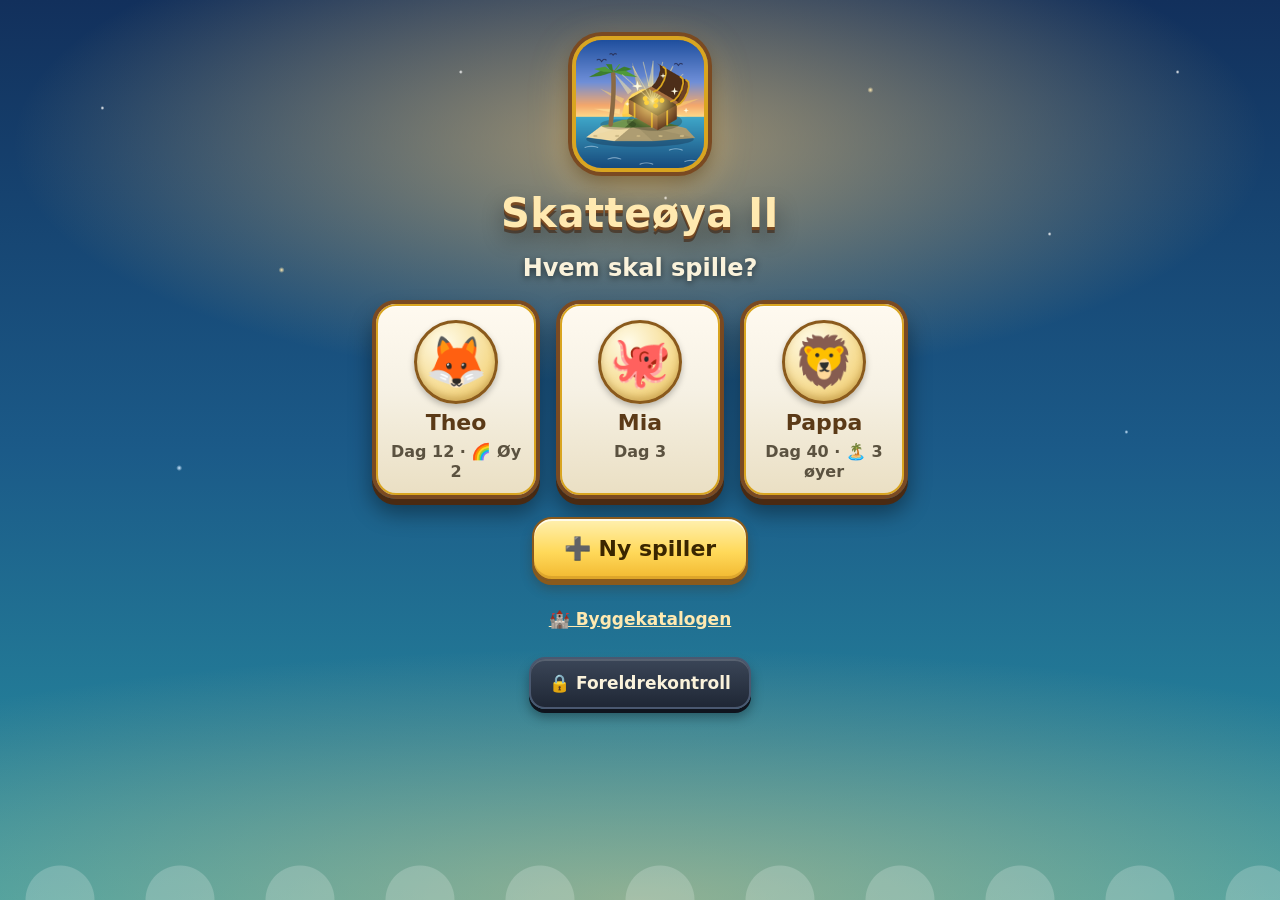
<file: .dev/ui.html>
<!doctype html>
<html lang="nb"><head><meta charset="utf-8">
<meta name="viewport" content="width=device-width, initial-scale=1, viewport-fit=cover">
<link rel="stylesheet" href="../spill.css"><link rel="stylesheet" href="../ui.css">
</head><body>
<script>
(async () => {
  const q = new URLSearchParams(location.search), s = q.get('s') || 'velg';
  const html = await (await fetch('../index.html')).text();
  const doc = new DOMParser().parseFromString(html, 'text/html');
  doc.querySelectorAll('script').forEach((e) => e.remove());
  document.body.innerHTML = doc.body.innerHTML;
  document.querySelectorAll('img[src^="ikon"]').forEach((i) => i.src = '../' + i.getAttribute('src'));
  const $ = (id) => document.getElementById(id);
  if (q.get('neon')) document.body.classList.add('neon');
  if (q.get('liten')) document.body.classList.add('liten');
  const lagTast = (el) => { el.innerHTML = ['1','2','3','4','5','6','7','8','9','slett','0','ok'].map((k) => `<button class="tast${k==='ok'?' tast-ok':k==='slett'?' tast-slett':''}">${k==='slett'?'⌫':k==='ok'?'✓':k}</button>`).join(''); };
  const bygg = [['Hytte',20],['Bakeri',45],['Fyrtårn',120],['Mølle',80],['Stavkirke',200],['Slott',500]];
  const kort = (n, p, c = '') => `<button class="byggkort ${c}"><img src="../ikon/ikon-192.png" alt=""><span class="bn">${n}</span><span class="bp">${p ? p + ' 🪙' : 'Gratis'}</span>${c.includes('dyr') ? '<span class="bm">mangler 30</span>' : ''}${c.includes('laast') ? '<span class="bl">🔒 4 av 20 ulike bygg</span>' : ''}</button>`;
  function butikk(fane) {
    $('butikk-mynter').innerHTML = '🪙 <b>135</b> mynter';
    $('fane-selg').classList.toggle('valgt', fane === 'selg'); $('fane-kjop').classList.toggle('valgt', fane === 'kjop');
    $('butikk-selg').hidden = fane !== 'selg'; $('butikk-kjop').hidden = fane !== 'kjop';
    $('butikk-selg').innerHTML = `<button class="hoved selg-alle">💰 Selg alle skattene (240 mynter)</button><div class="selgliste">` +
      ['💎 Rubin|3 × 40 = 120 🪙 · <span class="grad">★★ Sjelden</span>','🪵 Tre|12 × 2 = 24 🪙','🪨 Stein|5 × 3 = 15 🪙'].map((r) => { const [a, b] = r.split('|'); return `<div class="selgrad"><span class="vi">${a.split(' ')[0]}</span><span class="vn"><b>${a.split(' ')[1]}</b><small>${b}</small></span><button>Selg for 40 🪙</button></div>`; }).join('') + `</div><p class="museum-hint">🏛️ Skattene du selger, blir tatt vare på.</p>`;
    $('butikk-kjop').innerHTML = kort('Museum', 0, 'laast') + bygg.map((b, i) => kort(b[0], b[1], i > 3 ? 'dyr' : '')).join('') + kort('⚓ Havna', 300, 'havn laast') + `<div class="butikk-overskrift">💡 Theos oppfinnelser (1 av 5)</div>` + kort('🏫 Skolen', 150, 'skole') + `<div class="byggkort hemmelig"><span class="sporsmal">💡❓</span><span class="bl">Theo tenker på noe nytt …</span></div>`;
    $('takfarger').innerHTML = ['#d33','#e8a020','#3a8','#37c','#93c'].map((c, i) => `<button class="${i===1?'valgt':''}" style="background:${c}"></button>`).join('');
  }
  if (s === 'velg') {
    $('profilliste').innerHTML = [['🦊','Theo','Dag 12 · 🌈 Øy 2'],['🐙','Mia','Dag 3'],['🦁','Pappa','Dag 40 · 🏝️ 3 øyer']].map(([a, n, i]) => `<button class="profil"><span class="ava">${a}</span><span class="navn">${n}</span><span class="info">${i}</span></button>`).join('');
  } else {
    $('velg').hidden = true;
  }
  if (['spill','butikk','meny','melding','forrad'].includes(s)) {
    $('spill').hidden = false;
    $('meny-knapp').textContent = '☰'; $('seil-knapp').hidden = false;
    $('dag').textContent = 'Dag 12'; $('sol-tall').textContent = '☀️ 7';
    const c = $('himmel'); c.width = 600; c.height = 60; const g = c.getContext('2d'); const gr = g.createLinearGradient(0,0,0,60); gr.addColorStop(0,'#5aa8e8'); gr.addColorStop(1,'#cfe8f8'); g.fillStyle = gr; g.fillRect(0,0,600,60);
    const l = $('lerret'); l.style.background = 'linear-gradient(#3a8a9a,#3b7a3a)';
    const v = [['🪙','187','mynter'],['🪵','12'],['🪨','5'],['💎','3'],['🌿','0']];
    $('forrad').innerHTML = v.map(([i, n, m]) => `<span class="vare${m ? ' mynter' : ''}${n === '0' ? ' null' : ''}${i==='💎'?' dunk':''}">${i} <b>${n}</b></span>`).join('');
  }
  if (s === 'butikk') { butikk(q.get('fane') || 'selg'); $('butikk').showModal(); }
  if (s === 'meny') { $('meny-tittel').textContent = 'Theo'; $('meny-nivaa').textContent = '🧒 Stor'; $('meny-lyd').textContent = '🔊 Lyd på'; $('meny').showModal(); }
  if (s === 'ny') {
    $('ny-avatar').innerHTML = ['🦊','🐙','🦁','🐼','🐸','🦄','🐯','🐧'].map((a, i) => `<button class="${i===0?'valgt':''}">${a}</button>`).join('');
    $('ny-nivaa').innerHTML = ['🧒 Liten|Bare bilder','👦 Stor|Tall og tekst'].map((x, i) => { const [a, b] = x.split('|'); return `<button class="niva ${i===1?'valgt':''}"><b>${a}</b><small>${b}</small></button>`; }).join('');
    $('ny-navn').value = 'Theo'; $('ny').showModal();
  }
  if (s === 'port') { $('port-tekst').textContent = 'Løs stykket for å komme inn:'; $('port-stykke').textContent = '7 + 5 ='; lagTast($('port-tast')); $('port-melding').textContent = 'Ikke helt – prøv igjen!'; $('port').showModal(); }
  if (s === 'foreldre') {
    $('foreldre-navn').textContent = 'Theo';
    $('f-hurtig').innerHTML = ['Lett','Middels','Vanskelig'].map((x) => `<button>${x}</button>`).join('');
    $('f-arter').innerHTML = ['+','−','×'].map((x) => `<div class="artrad"><button class="bryter paa">✓ ${x} Pluss</button><span class="tak">tall opp til</span><span class="valgrad liten"><button>10</button><button class="valgt">20</button></span></div>`).join('');
    $('f-eksempel').textContent = 'Eksempel: 7 + 5';
    $('f-svar').innerHTML = '<button class="valgt">Velg blant tre svar</button><button>Skriv svaret selv</button>';
    $('foreldre').showModal();
  }
  if (s === 'sjokart') { $('sjokart-tekst').textContent = 'Hvor vil du seile?'; $('oyliste').innerHTML = '<div class="oyrad her"><span class="oyikon">🏝️</span><span class="oynavn"><b>Øy 1</b><small>Her er du</small></span><span class="her-merke">📍</span></div><button class="oyrad"><span class="oyikon">🌴</span><span class="oynavn"><b>Øy 2</b><small>12 bygg</small></span><span class="seil-merke">⛵ Seil</span></button>'; $('sjokart').showModal(); }
  if (s === 'melding') { $('melding').hidden = false; $('melding').classList.add('vis'); $('melding').textContent = '🎁 Du fant en skattekiste! Trykk på den og løs stykket.'; }
  if (s === 'naer') {
    $('naer').hidden = false; $('naer').classList.add('med-matte'); $('naer-tittel').textContent = 'Skattekiste';
    const c = $('naer-lerret'); c.width = 300; c.height = 300; c.style.background = '#46703a';
    $('matte').hidden = false; $('matte-stykke').textContent = '7 + 5 ='; $('matte-melding').textContent = 'Riktig!'; $('matte-melding').className = 'matte-melding riktig';
    $('matte-valg').innerHTML = '<button class="svarvalg">11</button><button class="svarvalg riktig">12</button><button class="svarvalg feil">13</button>';
    lagTast($('matte-tast'));
  }
  if (s === 'plasser') { $('spill').hidden = false; $('plasser').hidden = false; $('plasser-tekst').textContent = 'Trykk der du vil sette Bakeriet'; }
  document.title = 'ok';
})();
</script></body></html>
</file>
<file: spill.css>
:root {
  --bunn: #0b0f14; --panel: #f6f1e4; --kant: #c9bfa6; --tekst: #2b2a26; --krem: #faf2db;
  --dempet: #cfc6ad; --gull: #ffd23f; --gullkant: #d9a520;
}
* { box-sizing: border-box; }
html, body { height: 100%; }
html { touch-action: manipulation; }
body {
  margin: 0; background: var(--bunn); color: var(--krem); overflow: hidden;
  font-family: system-ui, -apple-system, "Segoe UI", sans-serif;
  -webkit-user-select: none; user-select: none; -webkit-touch-callout: none;
  -webkit-tap-highlight-color: transparent;
}
[hidden] { display: none !important; }
button {
  font: inherit; font-size: 17px; min-height: 48px; padding: 6px 16px; border-radius: 14px;
  border: 2px solid var(--kant); background: #fff; color: var(--tekst); cursor: pointer;
}
button.hoved, .stor-knapp { background: #ffe58a; border-color: var(--gullkant); font-weight: 700; }
.stor-knapp { font-size: 20px; min-height: 58px; padding: 8px 26px; border-radius: 18px; }
button.rund { width: 52px; height: 52px; min-height: 0; padding: 0; border-radius: 50%; font-size: 28px; flex: none; }

/* ---------- Velg spiller ---------- */
.velg { height: 100%; overflow-y: auto; display: flex; flex-direction: column; align-items: center; gap: 16px; padding: 40px 16px; }
.velg h1 { margin: 0; font-size: 34px; text-align: center; }
.velg .logo { width: 128px; height: 128px; border-radius: 29px; box-shadow: 0 8px 28px rgba(255, 190, 80, 0.25), 0 4px 12px rgba(0, 0, 0, 0.5); margin-bottom: -4px; }
.velg .under { margin: 0; font-size: 20px; color: var(--dempet); }
.profilliste { display: flex; flex-wrap: wrap; justify-content: center; gap: 14px; width: min(100%, 720px); }
.profil { width: 160px; display: flex; flex-direction: column; align-items: center; gap: 4px; padding: 16px 8px; min-height: 150px; border-radius: 22px; }
.profil .ava { font-size: 60px; line-height: 1; }
.profil .navn { font-size: 20px; font-weight: 700; }
.profil .info { font-size: 14px; color: #6d6656; }
.velg .tom { text-align: center; color: var(--dempet); font-size: 18px; }
.smaa { font-size: 14px; color: var(--dempet); }
.smaa a { color: var(--dempet); }

/* ---------- Dialoger ---------- */
dialog.kort {
  width: min(92vw, 460px); border: 3px solid var(--kant); border-radius: 22px; background: var(--panel); color: var(--tekst);
  padding: 20px 22px; box-shadow: 0 12px 40px rgba(0, 0, 0, 0.5);
}
dialog.kort::backdrop { background: rgba(5, 8, 15, 0.6); }
dialog h2 { margin: 0 0 12px; font-size: 24px; text-align: center; }
.navnefelt { display: flex; flex-direction: column; gap: 6px; font-weight: 700; }
.navnefelt input { font: inherit; font-size: 20px; padding: 10px 12px; border-radius: 12px; border: 2px solid var(--kant); -webkit-user-select: text; user-select: text; }
.etikett { margin: 16px 0 6px; font-weight: 700; }
.valgrad { display: flex; flex-wrap: wrap; gap: 8px; }
.avatarer button { width: 54px; height: 54px; padding: 0; font-size: 30px; border-radius: 14px; }
.valgrad button.valgt { background: #ffe58a; border-color: var(--gullkant); box-shadow: 0 0 0 3px rgba(217, 165, 32, 0.35); }
.valgrad .niva { flex: 1; display: flex; flex-direction: column; align-items: center; padding: 10px; }
.valgrad .niva small { font-size: 13px; color: #6d6656; }
.knapper { display: flex; gap: 10px; justify-content: flex-end; margin-top: 20px; }
.menyknapper { display: grid; gap: 10px; }
.menyknapper button { text-align: left; }
.menyknapper .hoved { text-align: center; }

/* ---------- Spillet ---------- */
.spill { height: 100%; height: 100dvh; display: flex; flex-direction: column; }
.topp {
  display: flex; align-items: center; gap: 10px; padding: 8px 12px; padding-top: max(8px, env(safe-area-inset-top));
  background: var(--panel); border-bottom: 3px solid var(--kant); flex: none;
}
.himmel { position: relative; flex: 1; height: 56px; border-radius: 14px; overflow: hidden; border: 2px solid var(--kant); }
.himmel canvas { display: block; width: 100%; height: 100%; }
#dag, #sol-tall {
  position: absolute; top: 50%; transform: translateY(-50%); font-weight: 800; font-size: 18px; color: #1b2a3a;
  text-shadow: 0 1px 0 rgba(255, 255, 255, 0.6); pointer-events: none;
}
#dag { left: 12px; }
#sol-tall { right: 12px; }
#lerret { flex: 1; min-height: 0; width: 100%; display: block; touch-action: none; }

.forrad {
  flex: none; display: flex; flex-wrap: wrap; gap: 6px; justify-content: center; padding: 8px 10px;
  padding-bottom: max(8px, env(safe-area-inset-bottom)); background: var(--panel); border-top: 3px solid var(--kant); color: var(--tekst);
}
.vare { min-width: 54px; padding: 3px 9px; border-radius: 12px; background: #fff; font-size: 19px; text-align: center; white-space: nowrap; }
.vare.null { opacity: 0.4; }
.vare b { font-size: 18px; }
body.liten .vare { font-size: 22px; letter-spacing: -7px; padding-right: 16px; }
body.liten .vare.null { letter-spacing: 0; padding-right: 9px; }
.dunk { animation: dunk 0.35s ease-out; }
@keyframes dunk { 40% { transform: scale(1.25); } }
.flyr {
  position: fixed; z-index: 40; font-size: 36px; margin: -21px 0 0 -21px; pointer-events: none;
  transition: transform 0.85s cubic-bezier(0.5, -0.5, 0.6, 1);
}

/* ---------- Nærbilde ---------- */
.naer { position: fixed; inset: 0; z-index: 20; display: grid; place-items: center; background: rgba(5, 8, 15, 0.72); animation: inn 0.2s ease-out; }
.naer-boks { position: relative; display: flex; flex-direction: column; align-items: center; gap: 10px; }
.naer-tittel { font-size: 24px; font-weight: 800; text-align: center; min-height: 30px; padding: 0 56px; }
.naer-tittel .sang { font-weight: 400; color: #ffe58a; font-size: 19px; margin-left: 6px; }
.naer-tittel .stor-ikon { font-size: 44px; }
#naer-lerret { display: block; touch-action: none; cursor: pointer; }
.naer .lukk { position: absolute; top: -8px; right: -8px; font-size: 22px; }
@keyframes inn { from { opacity: 0; } }

/* ---------- Natta ---------- */
.natt { position: fixed; inset: 0; z-index: 30; }
.natt canvas { position: absolute; inset: 0; width: 100%; height: 100%; touch-action: none; }
.natt-tekst { position: absolute; top: max(24px, env(safe-area-inset-top)); left: 0; right: 0; text-align: center; font-size: 30px; pointer-events: none; padding: 0 16px; }
.natt-tekst small { font-size: 0.6em; opacity: 0.8; }
#morgen { position: absolute; bottom: max(28px, env(safe-area-inset-bottom)); left: 50%; transform: translateX(-50%); }

/* ---------- Sangboka ---------- */
.note { color: #cfc6ad; font-size: 18px; font-weight: 800; }
.note.har { color: #d9a520; }

/* ---------- Melding ---------- */
.melding {
  position: fixed; left: 50%; bottom: 96px; transform: translateX(-50%); z-index: 35; max-width: 90vw; text-align: center;
  background: var(--panel); color: var(--tekst); border: 3px solid var(--gullkant); border-radius: 16px;
  padding: 10px 18px; font-size: 19px; font-weight: 700; pointer-events: none;
}
body.liten .melding { font-size: 34px; padding: 6px 18px; }
.melding.vis { animation: dunk 0.4s ease-out; }

@media (max-width: 560px) {
  .vare { min-width: 0; font-size: 16px; padding: 2px 6px; }
  .velg h1 { font-size: 26px; }
}

/* ---------- Ikoner (edelsteiner og barrer) ---------- */
.ikon-svg { width: 1.1em; height: 1.1em; vertical-align: -0.2em; }
.vare.mynter { background: #fff3c4; border: 2px solid var(--gullkant); font-weight: 700; }
.vare .ikon-svg + .ikon-svg { margin-left: -6px; }
.flyr .ikon-svg { width: 36px; height: 36px; }

/* ---------- Nærbilde med regnestykke ---------- */
.naer-innhold { display: flex; flex-direction: column; align-items: center; gap: 12px; }
@media (orientation: landscape) and (min-width: 700px) {
  .naer.med-matte .naer-innhold { flex-direction: row; align-items: center; gap: 22px; }
}
.matte {
  background: var(--panel); color: var(--tekst); border: 3px solid var(--kant); border-radius: 20px;
  padding: 12px 14px; display: flex; flex-direction: column; align-items: center; gap: 8px; min-width: 260px;
}
.matte-stykke { font-size: 40px; font-weight: 900; font-variant-numeric: tabular-nums; text-align: center; color: var(--tekst); }
.matte-svar { display: inline-block; min-width: 1.6em; padding: 0 8px; border-radius: 12px; background: #fff; border: 3px dashed var(--gullkant); }
.matte-melding { min-height: 26px; font-size: 20px; font-weight: 800; }
.matte-melding.feil { color: #c0392b; }
.matte-melding.riktig { color: #1e8a4c; }
.matte-valg { display: flex; gap: 10px; }
.svarvalg { min-width: 84px; min-height: 72px; font-size: 34px; font-weight: 900; border-radius: 18px; border-width: 3px; }
.svarvalg.feil { background: #ffd6d0; border-color: #c0392b; opacity: 0.6; }
.svarvalg.riktig { background: #c9f2d6; border-color: #1e8a4c; }
.tastatur { display: grid; grid-template-columns: repeat(3, 72px); gap: 8px; }
.tast { min-height: 58px; font-size: 28px; font-weight: 800; border-radius: 14px; padding: 0; }
.tast:active { transform: scale(0.95); }
.tast-slett { color: #6d6656; }
.tast-ok { background: #c9f2d6; border-color: #1e8a4c; color: #1e5a33; }
.rister { animation: rist 0.42s ease; }
@keyframes rist { 20%, 60% { transform: translateX(-9px); } 40%, 80% { transform: translateX(9px); } }
@media (max-height: 760px) and (orientation: portrait) {
  .tast { min-height: 48px; font-size: 24px; }
  .matte-stykke { font-size: 32px; }
}

/* ---------- Butikken ---------- */
dialog.kort.bred { width: min(94vw, 720px); max-height: 90vh; }
.full { width: 100%; margin-top: 12px; }
.midt { text-align: center; }
.faner { display: flex; gap: 8px; justify-content: center; margin-bottom: 8px; }
.faner button { flex: 1; font-size: 19px; font-weight: 700; }
.faner button.valgt { background: #ffe58a; border-color: var(--gullkant); }
.mynter-linje { text-align: center; font-size: 22px; margin: 4px 0 10px; }
/* Lista krymper på lave skjermer, så «Tilbake til øya» alltid er synlig uten å rulle. */
.butikk-innhold { max-height: min(56vh, calc(90vh - 345px)); overflow-y: auto; }
.selg-alle { width: 100%; margin-bottom: 10px; font-size: 19px; }
.selgliste { display: grid; gap: 8px; }
.selgrad { display: flex; align-items: center; gap: 10px; background: #fff; border-radius: 14px; padding: 6px 10px; }
.selgrad .vi { font-size: 30px; width: 40px; text-align: center; }
.selgrad .vn { flex: 1; display: flex; flex-direction: column; }
.selgrad .vn small { font-size: 15px; color: #6d6656; font-variant-numeric: tabular-nums; }
.selgrad button { min-width: 120px; }
.tom-tekst { text-align: center; color: #6d6656; font-size: 18px; }
.byggliste { display: grid; grid-template-columns: repeat(auto-fill, minmax(124px, 1fr)); gap: 10px; }
.byggkort { display: flex; flex-direction: column; align-items: center; gap: 2px; padding: 6px; border-radius: 16px; }
.byggkort img { width: 100%; max-width: 120px; border-radius: 10px; }
.byggkort .bn { font-weight: 700; font-size: 15px; }
.byggkort .bp { font-weight: 800; color: #8a6a10; }
.byggkort .bm { font-size: 12px; color: #a33; }
.byggkort.dyr { opacity: 0.5; }

/* ---------- Plassering av bygg ---------- */
.plasser {
  position: fixed; top: 86px; left: 50%; transform: translateX(-50%); z-index: 25; display: flex; align-items: center; gap: 12px;
  background: var(--panel); color: var(--tekst); border: 3px solid var(--gullkant); border-radius: 18px; padding: 8px 10px 8px 16px;
  font-size: 18px; box-shadow: 0 6px 20px rgba(0, 0, 0, 0.4); max-width: 94vw;
}
.plasser img { width: 52px; height: 52px; border-radius: 8px; vertical-align: middle; }

/* ---------- Foreldrekontroll ---------- */
.arter { display: grid; gap: 8px; }
.artrad { display: flex; flex-wrap: wrap; align-items: center; gap: 8px; background: #fff; border-radius: 14px; padding: 6px 8px; }
.artrad .tak { font-size: 14px; color: #6d6656; }
.bryter { min-width: 150px; text-align: left; }
.bryter.paa { background: #c9f2d6; border-color: #1e8a4c; font-weight: 700; }
.valgrad.liten button { min-width: 48px; min-height: 40px; padding: 2px 10px; }
.eksempel { margin: 8px 0 0; color: #6d6656; font-variant-numeric: tabular-nums; }
.statistikk { margin: 0; line-height: 1.5; }

/* ---------- Havna og seilturen ---------- */
.havn-valg {
  background: var(--panel); color: var(--tekst); border: 3px solid var(--kant); border-radius: 20px;
  padding: 10px 16px; display: flex; flex-direction: column; align-items: center; gap: 8px; max-width: min(92vw, 460px); text-align: center;
}
.havn-valg p { margin: 0; font-size: 18px; }
.havn-valg small { color: #a33; }
.havn-valg .hoved { font-size: 20px; min-height: 56px; }
.havn-valg .dyr { opacity: 0.55; }
.havn-knapper { display: flex; flex-wrap: wrap; gap: 10px; justify-content: center; }
body.liten .havn-valg button { font-size: 34px; }
.byggkort.havn { border-color: #2c5f86; background: #e8f4fb; }
.byggkort.laast img { filter: grayscale(0.85); opacity: 0.6; }
.byggkort .bl { font-size: 12px; color: #2c5f86; font-weight: 700; }

.seiling { position: fixed; inset: 0; z-index: 50; overflow: hidden; background: #0b0f14; animation: inn 0.4s ease-out; }
.seiling canvas { position: absolute; inset: 0; width: 100%; height: 100%; display: block; }
.seiling-tekst {
  position: absolute; z-index: 2; top: max(7%, env(safe-area-inset-top)); left: 0; right: 0; text-align: center; font-size: 30px; font-weight: 800; color: #fff;
  text-shadow: 0 2px 10px rgba(0, 0, 0, 0.55); padding: 0 16px;
}
.seiling.ferdig { animation: ut 0.7s ease-in forwards; }
@keyframes ut { to { opacity: 0; } }

/* ---------- Neonøya ---------- */
body.neon {
  --bunn: #05020d; --panel: #150a2a; --kant: #b02cff; --tekst: #f6eaff; --krem: #f6eaff; --dempet: #b9a6d6; --gullkant: #ff2bd6;
}
body.neon button { background: #22113d; color: #f6eaff; border-color: #6c3bd1; }
body.neon button.hoved, body.neon .stor-knapp, body.neon .faner button.valgt, body.neon .valgrad button.valgt {
  background: #ff2bd6; color: #fff; border-color: #ff9cf0; box-shadow: 0 0 12px rgba(255, 43, 214, 0.6);
}
body.neon .topp { border-bottom-color: #19e3ff; box-shadow: 0 0 16px rgba(25, 227, 255, 0.45); }
body.neon .forrad { border-top-color: #19e3ff; box-shadow: 0 0 16px rgba(25, 227, 255, 0.45); }
body.neon .himmel { border-color: #ff2bd6; box-shadow: 0 0 10px rgba(255, 43, 214, 0.6); }
body.neon #dag, body.neon #sol-tall { color: #fff; text-shadow: 0 0 6px #ff2bd6, 0 0 2px #000; }
body.neon .vare { background: #22113d; color: #f6eaff; }
body.neon .vare.mynter { background: #3a2400; color: #ffe58a; border-color: #ffd23f; }
body.neon dialog.kort { box-shadow: 0 0 30px rgba(176, 44, 255, 0.55); }
body.neon .selgrad, body.neon .artrad, body.neon .byggkort, body.neon .matte-svar { background: #22113d; color: #f6eaff; }
body.neon .byggkort .bp { color: #ffe58a; }
body.neon .byggkort.havn { background: #0b2a3d; border-color: #19e3ff; }
body.neon .selgrad .vn small, body.neon .tom-tekst, body.neon .eksempel, body.neon .artrad .tak { color: #b9a6d6; }
body.neon .melding { box-shadow: 0 0 18px rgba(255, 43, 214, 0.6); }
body.neon .tast-ok, body.neon .svarvalg.riktig { background: #0f4a2c; color: #9dffc9; border-color: #2bff9c; }
body.neon .svarvalg.feil { background: #4a0f1c; color: #ffb3c0; }
body.neon .matte-melding.riktig { color: #2bff9c; }
body.neon .matte-melding.feil { color: #ff5c8a; }

/* ---------- Sjøkartet ---------- */
.oyliste { display: grid; gap: 8px; margin: 6px 0 4px; }
.oyrad { display: flex; align-items: center; gap: 12px; background: #fff; border-radius: 16px; padding: 8px 12px; border: 2px solid transparent; }
.oyrad.her { border-color: var(--gullkant); background: #fff6d0; }
.oyrad .oyikon { font-size: 36px; }
.oyrad .oynavn { flex: 1; display: flex; flex-direction: column; }
.oyrad .oynavn b { font-size: 19px; }
.oyrad .oynavn small { color: #6d6656; font-size: 14px; }
.oyrad .her-merke { font-size: 28px; }
button.oyrad { width: 100%; min-height: 64px; text-align: left; border-color: var(--kant); cursor: pointer; }
button.oyrad:active { transform: scale(0.98); background: #fff6d0; }
.oyrad .seil-merke { background: #ffe58a; border: 2px solid var(--gullkant); border-radius: 14px; padding: 8px 14px; font-weight: 700; white-space: nowrap; }
body.neon .oyrad .seil-merke { background: #ff2bd6; border-color: #ff8cf0; color: #fff; }
#sjokart-tekst { color: #6d6656; margin: 0 0 6px; }
body.liten .oyrad .oynavn small { display: none; }
body.neon .oyrad { background: #22113d; color: #f6eaff; }
body.neon .oyrad.her { background: #3a0f4a; }
body.neon .oyrad .oynavn small, body.neon #sjokart-tekst { color: #b9a6d6; }

/* ---------- Versjonsmerket ---------- */
.versjon {
  position: fixed; z-index: 60; right: max(8px, env(safe-area-inset-right)); bottom: max(2px, env(safe-area-inset-bottom));
  font-size: 11px; color: #9a917b; pointer-events: none; font-variant-numeric: tabular-nums;
}
dialog.kort::after { content: var(--versjon, ''); display: block; text-align: right; font-size: 11px; color: #9a917b; margin-top: 10px; }
body.neon .versjon, body.neon dialog.kort::after { color: #b9a6d6; }

/* ---------- Foreldrekode og spillere ---------- */
#port .tastatur { justify-content: center; }
#port-melding { margin: 4px 0; }
.matte-svar.kode { letter-spacing: 6px; min-width: 5.5em; }
.foreldre-knapp { background: #1f2735; color: var(--krem); border-color: #3a4558; font-size: 16px; margin-top: -4px; }
.spillerliste { display: grid; gap: 8px; margin: 8px 0 4px; }
.spillerrad { display: flex; align-items: center; gap: 10px; background: #fff; border-radius: 14px; padding: 6px 10px; }
.spillerrad .ava { font-size: 32px; }
.spillerrad .sn { flex: 1; display: flex; flex-direction: column; }
.spillerrad .sn small { color: #6d6656; font-size: 14px; }
.spillerrad button { color: #a33; border-color: #e3b5b5; }
.forklaring { color: #6d6656; margin: 0; }
body.neon .spillerrad { background: #22113d; color: #f6eaff; }
body.neon .spillerrad .sn small, body.neon .forklaring { color: #b9a6d6; }
body.neon .spillerrad button { color: #ff8fa8; }

/* ---------- Takfarge ---------- */
.takfarge { display: flex; flex-wrap: wrap; align-items: center; justify-content: center; gap: 6px 12px; margin-top: 12px; font-weight: 700; }
.takfarger { display: flex; flex-wrap: wrap; gap: 6px; justify-content: center; }
.takfarger button {
  width: 40px; height: 40px; min-height: 0; padding: 0; border-radius: 50%; border: 3px solid rgba(0, 0, 0, 0.15);
  box-shadow: inset 0 -5px 0 rgba(0, 0, 0, 0.18);
}
.takfarger button.valgt { border-color: #fff; box-shadow: 0 0 0 3px var(--gullkant), inset 0 -5px 0 rgba(0, 0, 0, 0.18); transform: scale(1.12); }
body.liten #takfarge-tekst { font-size: 26px; }

/* ---------- Skolen og oppfinnelsene ---------- */
.butikk-overskrift { grid-column: 1 / -1; font-weight: 800; font-size: 18px; margin: 10px 0 0; }
.byggkort.skole { border-color: #9a3a2c; background: #fff1ec; }
.byggkort.hemmelig { justify-content: center; border: 2px dashed var(--kant); background: transparent; min-height: 150px; }
.byggkort.hemmelig .sporsmal { font-size: 42px; }
body.neon .byggkort.skole { background: #3a0f1c; border-color: #ff5c8a; }

/* ---------- Læreren ---------- */
.emner { display: flex; flex-wrap: wrap; gap: 6px; justify-content: center; margin-bottom: 10px; }
.emner button { min-height: 40px; padding: 4px 12px; font-size: 15px; }
.emner button.valgt { background: #ffe58a; border-color: var(--gullkant); font-weight: 700; }
body.liten .emner button { font-size: 26px; }
.laerer-tekst { background: #fff; border-radius: 16px; padding: 14px 18px; font-size: 22px; line-height: 1.5; color: var(--tekst); }
.laerer-tekst .lt-tittel { font-size: 26px; font-weight: 800; margin-bottom: 6px; }
.laerer-tekst .lt-tittel .emoji { font-size: 40px; vertical-align: -6px; margin-right: 6px; }
.laerer-tekst span { border-radius: 6px; transition: background 0.2s; }
.laerer-tekst span.les { background: #ffe58a; box-shadow: 0 0 0 3px #ffe58a; }
.laerer-knapper { justify-content: center; }
body.neon .laerer-tekst { background: #22113d; }
body.neon .laerer-tekst span.les { background: #5a1f6e; box-shadow: 0 0 0 3px #5a1f6e; }
body.neon .emner button.valgt { background: #ff2bd6; color: #fff; }

/* ---------- Kreativmodus ---------- */
.kreativ { display: flex; flex-wrap: wrap; align-items: center; gap: 10px; }
.kreativ small { color: #6d6656; }
.kreativ-merke { font-size: 15px; font-weight: 700; color: #8e5bd0; }
body.neon .kreativ small { color: #b9a6d6; }

/* ---------- Statistikk ---------- */
.statistikk { display: grid; gap: 10px; }
.stat-gruppe h3 { margin: 4px 0 6px; font-size: 16px; }
.stat-ruter { display: grid; grid-template-columns: repeat(auto-fill, minmax(130px, 1fr)); gap: 6px; }
.stat-rute { background: #fff; border-radius: 12px; padding: 6px 10px; display: flex; flex-direction: column; }
.stat-rute b { font-size: 22px; font-variant-numeric: tabular-nums; }
.stat-rute small { color: #6d6656; font-size: 13px; line-height: 1.2; }
.stat-arter { width: 100%; border-collapse: collapse; font-size: 14px; font-variant-numeric: tabular-nums; background: #fff; border-radius: 12px; overflow: hidden; }
.stat-arter th, .stat-arter td { padding: 5px 8px; text-align: right; }
.stat-arter th:first-child, .stat-arter td:first-child { text-align: left; }
.stat-arter tr + tr td { border-top: 1px solid #eee5cf; }
.stat-arter th { background: #f1ead7; }
body.neon .stat-rute, body.neon .stat-arter { background: #22113d; color: #f6eaff; }
body.neon .stat-arter th { background: #2e1752; }
body.neon .stat-rute small { color: #b9a6d6; }

/* ---------- Natt av/på ---------- */
#natt-knapp.av { background: #fff3c4; border-color: var(--gullkant); box-shadow: 0 0 0 3px rgba(255, 210, 63, 0.45); }
body.neon #natt-knapp.av { background: #3a2400; border-color: #ffd23f; }


/* ---------- Museet ---------- */
#museum { position: fixed; inset: 0; z-index: 22; background: #0b0f14; animation: inn 0.35s ease-out; }
#museum canvas { position: absolute; inset: 0; width: 100%; height: 100%; display: block; touch-action: none; }
.museum-knapp {
  position: absolute; top: max(12px, env(safe-area-inset-top)); z-index: 2; background: rgba(20, 24, 46, 0.88); color: #fff1b8;
  border-color: #c9a24a; font-weight: 700; box-shadow: 0 4px 14px rgba(0, 0, 0, 0.5);
}
.museum-knapp.venstre { left: max(12px, env(safe-area-inset-left)); }
.museum-knapp.hoyre { right: max(12px, env(safe-area-inset-right)); }
.museum-knapp:active { transform: scale(0.96); }
.museum-hint { text-align: center; color: #6d6656; font-size: 15px; margin: 10px 0 0; }
body.neon .museum-hint { color: #b9a6d6; }
.museum-nav {
  position: absolute; left: 50%; bottom: max(12px, env(safe-area-inset-bottom)); transform: translateX(-50%); z-index: 2;
  display: flex; align-items: center; gap: 10px;
}
.museum-nav .museum-knapp { position: static; min-width: 60px; font-size: 22px; }
#museum-sal {
  min-width: 190px; text-align: center; font-weight: 700; font-size: 18px; color: #fff1b8; white-space: nowrap;
  background: rgba(20, 24, 46, 0.88); border: 2px solid #c9a24a; border-radius: 14px; padding: 10px 14px;
}
@media (max-width: 480px) { #museum-sal { min-width: 150px; font-size: 16px; padding: 10px 8px; } }
.selgrad .grad { color: #b8860b; white-space: nowrap; }

/* ---------- Stavkirka: sangboka ---------- */
#kirke {
  position: fixed; inset: 0; z-index: 22; overflow: hidden; display: flex; flex-direction: column; align-items: center; animation: inn 0.35s ease-out;
  background: radial-gradient(ellipse at 50% 0%, rgba(255, 190, 90, 0.3), transparent 62%),
    repeating-linear-gradient(90deg, #3b2414 0 46px, #2c1a0c 46px 50px, #442a17 50px 96px, #2c1a0c 96px 100px), #3b2414;
}
#kirke h2 { margin: max(20px, env(safe-area-inset-top)) 0 12px; font-size: 28px; color: #ffe9b0; font-family: Georgia, "Times New Roman", serif; text-shadow: 0 2px 6px rgba(0, 0, 0, 0.6); }
.kirke-bok {
  flex: 1; min-height: 0; width: min(96vw, 980px); margin-bottom: 26px; overflow-y: auto; -webkit-overflow-scrolling: touch;
  background: linear-gradient(90deg, #f1e3bf, #fbf3dc 47%, #e6d5aa 50%, #fbf3dc 53%, #f1e3bf); color: #3a2a12;
  border: 6px solid #7a4a22; border-radius: 14px; padding: 14px 18px 20px;
  box-shadow: 0 14px 40px rgba(0, 0, 0, 0.6), inset 0 0 30px rgba(120, 80, 30, 0.25);
}
#kirke-tall { margin: 0; text-align: center; font-weight: 800; font-size: 19px; }
#kirke-hint { margin: 4px 0 10px; text-align: center; color: #6d5a3a; font-size: 15px; }
#kirke-liste { display: grid; grid-template-columns: repeat(auto-fill, minmax(290px, 1fr)); gap: 8px 14px; }
#kirke-liste h3 { grid-column: 1 / -1; margin: 10px 0 2px; padding-bottom: 3px; font-family: Georgia, "Times New Roman", serif; font-size: 21px; border-bottom: 2px solid #c9a86a; }
.sangrad {
  position: relative; overflow: hidden; display: flex; align-items: center; gap: 10px; width: 100%; min-height: 58px; text-align: left;
  padding: 6px 12px; border-radius: 14px; border: 2px solid #d8c28f; background: rgba(255, 255, 255, 0.78); color: #3a2a12;
}
div.sangrad.ukjent { opacity: 0.6; background: rgba(255, 255, 255, 0.35); border-style: dashed; }
.sangrad .spill { width: 38px; height: 38px; flex: none; border-radius: 50%; display: grid; place-items: center; background: #ffe58a; border: 2px solid var(--gullkant); font-size: 16px; }
.sangrad.ukjent .spill { background: transparent; border-color: #c9b78c; font-weight: 800; }
.sangrad .sn { flex: 1; min-width: 0; display: flex; flex-direction: column; }
.sangrad .sn b { font-size: 17px; line-height: 1.15; }
.sangrad .sn small { font-size: 13px; color: #7a6846; white-space: nowrap; overflow: hidden; text-overflow: ellipsis; }
.sangrad .noter { display: flex; gap: 5px; }
.sangrad .noter .note { font-size: 15px; }
.sangrad.hel { border-color: var(--gullkant); background: #fff6d0; }
.sangrad.spiller { border-color: #1e8a4c; background: #e2f6e8; }
.sangrad .framdrift { position: absolute; left: 0; bottom: 0; height: 5px; width: 0; background: #1e8a4c; transition: width 0.12s linear; }
button.sangrad:active { transform: scale(0.98); }
@media (max-width: 520px) { #kirke h2 { margin-top: calc(max(12px, env(safe-area-inset-top)) + 60px); font-size: 24px; } }
</file>
<file: ui.css>
/* Skatteøya II – grensesnittlaget («eventyrkart og skattekiste»).
   Lastes etter spill.css og overstyrer utseendet. Ingen id-er eller klasser er nye;
   alt hviler på de eksisterende. Neonøya skifter utseende ved å bytte variablene lenger ned. */

:root {
  /* Eksisterende (spill.css) – holdes samlet her for oversikt */
  --panel: #f6f1e4; --kant: #c9bfa6; --tekst: #2b2a26; --krem: #faf2db; --dempet: #cfc6ad;
  --gull: #ffd23f; --gullkant: #d9a520;
  /* Pergament */
  --perg-lys: #fffaf0; --perg-mork: #eadfc3; --tittel: #5b3a17; --svak: #5b5240;
  --felt: #fffdf6; --felt-kant: #dccfae; --felt-bunn: #efe4c8;
  /* Tre og messing */
  --tre-lys: #9a6531; --tre: #7a4a22; --tre-mork: #4a2a12; --messing: #d9a520; --messing-lys: #ffe58a; --messing-mork: #8a5a1c;
  --topp-bg: linear-gradient(180deg, #9a6531 0%, #7a4a22 55%, #5e3818 100%);
  --kornet: repeating-linear-gradient(90deg, rgba(0, 0, 0, 0.05) 0 2px, transparent 2px 11px);
  --spor: linear-gradient(180deg, #3b2210, #55331a);
  /* Knapper */
  --knapp-lys: #ffffff; --knapp: #fbf4e2; --knapp-mork: #eadcb8; --knapp-kant: #c9b98f; --knapp-skygge: #b3a273;
  --knapp-glans: rgba(255, 255, 255, 0.95); --knapp-fall: rgba(60, 35, 10, 0.28);
  --gronn-lys: #3da764; --gronn: #2a8f52; --gronn-mork: #1b6e3c; --gronn-kant: #14502b;
  --gull-lys: #fff0b0; --gull-mid: #ffd95a; --gull-mork: #f2b830;
  /* Tilstander */
  --riktig: #1e8a4c; --feil: #b3261e;
  --fjeder: cubic-bezier(0.34, 1.56, 0.64, 1);
}
body.neon {
  --perg-lys: #22113d; --perg-mork: #150a2a; --tittel: #ffd6f6; --svak: #b9a6d6;
  --felt: #22113d; --felt-kant: #4a2a82; --felt-bunn: #1a0c33;
  --topp-bg: linear-gradient(180deg, #2a1250 0%, #1a0b36 100%); --kornet: none;
  --spor: linear-gradient(180deg, #0d0620, #1b0d38);
  --knapp-lys: #3a1d66; --knapp: #2b1650; --knapp-mork: #1d0e3a; --knapp-kant: #6c3bd1; --knapp-skygge: #12082a;
  --knapp-glans: rgba(255, 255, 255, 0.18); --knapp-fall: rgba(0, 0, 0, 0.55);
  --messing: #19e3ff; --messing-mork: #0b7fa0; --tre: #6c3bd1; --tre-mork: #2a1250;
}

/* ================= Knapper ================= */
button {
  font-size: 18px; font-weight: 700; min-height: 52px; padding: 8px 18px; border-radius: 16px; line-height: 1.2;
  border: 2px solid var(--knapp-kant); color: var(--tekst);
  background: linear-gradient(180deg, var(--knapp-lys) 0%, var(--knapp) 50%, var(--knapp-mork) 100%);
  box-shadow: inset 0 2px 0 var(--knapp-glans), inset 0 -3px 0 rgba(0, 0, 0, 0.07), 0 4px 0 var(--knapp-skygge), 0 8px 12px var(--knapp-fall);
  transition: transform 0.18s var(--fjeder), box-shadow 0.18s var(--fjeder), filter 0.15s;
  position: relative;
}
button:active {
  transform: translateY(3px); filter: brightness(0.97);
  box-shadow: inset 0 2px 0 var(--knapp-glans), inset 0 -2px 0 rgba(0, 0, 0, 0.07), 0 1px 0 var(--knapp-skygge), 0 2px 4px var(--knapp-fall);
  transition-duration: 0.06s;
}
button:disabled { opacity: 0.5; }
button:focus-visible, input:focus-visible { outline: 4px solid rgba(25, 140, 255, 0.55); outline-offset: 2px; }
@media (hover: hover) {
  button:hover { filter: brightness(1.04); }
  button:active { filter: brightness(0.97); }
}

/* Primær: grønn */
button.hoved {
  background: linear-gradient(180deg, var(--gronn-lys) 0%, var(--gronn) 55%, var(--gronn-mork) 100%);
  border-color: var(--gronn-kant); color: #fff; font-size: 19px; font-weight: 800; text-shadow: 0 1px 2px rgba(0, 40, 15, 0.55);
  box-shadow: inset 0 2px 0 rgba(255, 255, 255, 0.45), inset 0 -3px 0 rgba(0, 0, 0, 0.15), 0 4px 0 var(--gronn-kant), 0 8px 12px var(--knapp-fall);
}
button.hoved:active {
  box-shadow: inset 0 2px 0 rgba(255, 255, 255, 0.45), inset 0 -2px 0 rgba(0, 0, 0, 0.15), 0 1px 0 var(--gronn-kant), 0 2px 4px var(--knapp-fall);
}
/* Primær: gull (store knapper og «selg alt») */
.stor-knapp, .selg-alle {
  background: linear-gradient(180deg, var(--gull-lys) 0%, var(--gull-mid) 55%, var(--gull-mork) 100%);
  border-color: var(--messing-mork); color: #3a2600; font-weight: 800;
  box-shadow: inset 0 2px 0 rgba(255, 255, 255, 0.75), inset 0 -3px 0 rgba(120, 70, 0, 0.18), 0 4px 0 var(--messing-mork), 0 8px 12px var(--knapp-fall);
}
.stor-knapp:active, .selg-alle:active {
  box-shadow: inset 0 2px 0 rgba(255, 255, 255, 0.75), inset 0 -2px 0 rgba(120, 70, 0, 0.18), 0 1px 0 var(--messing-mork), 0 2px 4px var(--knapp-fall);
}
.stor-knapp { font-size: 22px; min-height: 64px; padding: 10px 30px; border-radius: 20px; }
#morgen:active { transform: translateX(-50%) translateY(3px); }

/* Rund-knapper: messingmynter */
button.rund {
  width: 56px; height: 56px; font-size: 28px; border-width: 3px; border-color: var(--messing-mork); color: #3a2600;
  background: radial-gradient(circle at 35% 25%, #fffbe8 0%, #f6dc92 45%, #d9a83c 100%);
  box-shadow: inset 0 2px 2px rgba(255, 255, 255, 0.9), inset 0 -4px 5px rgba(120, 70, 0, 0.3), 0 4px 0 var(--messing-mork), 0 8px 12px var(--knapp-fall);
}
button.rund:active {
  box-shadow: inset 0 2px 2px rgba(255, 255, 255, 0.9), inset 0 -3px 4px rgba(120, 70, 0, 0.3), 0 1px 0 var(--messing-mork), 0 2px 4px var(--knapp-fall);
}
button.rund.lukk { background: radial-gradient(circle at 35% 25%, #fff0ea 0%, #f1a595 50%, #c8503c 100%); border-color: #7d2418; color: #5a1208; box-shadow: inset 0 2px 2px rgba(255, 255, 255, 0.8), inset 0 -4px 5px rgba(90, 20, 10, 0.3), 0 4px 0 #7d2418, 0 8px 12px var(--knapp-fall); font-size: 24px; }
#natt-knapp.av { background: radial-gradient(circle at 35% 25%, #ffffff, #ffe58a 55%, #f2b830); box-shadow: 0 0 0 4px rgba(255, 210, 63, 0.55), inset 0 2px 2px #fff, 0 4px 0 var(--messing-mork), 0 8px 12px var(--knapp-fall); }
body.neon button.rund { background: radial-gradient(circle at 35% 25%, #4a2a82, #22113d); border-color: #19e3ff; box-shadow: 0 0 10px rgba(25, 227, 255, 0.5), 0 4px 0 #0b3a50; color: #fff; }
body.neon button.rund.lukk { background: radial-gradient(circle at 35% 25%, #8a2a4a, #3a0f1c); border-color: #ff5c8a; }
body.neon #natt-knapp.av { background: radial-gradient(circle at 35% 25%, #6a4400, #3a2400); }

/* ================= Typografi ================= */
body { font-size: 18px; }
dialog h2 {
  margin: 0 0 14px; font-size: 30px; line-height: 1.15; font-weight: 900; color: var(--tittel); text-shadow: 0 1px 0 rgba(255, 255, 255, 0.7);
}
body.neon dialog h2 { text-shadow: 0 0 10px rgba(255, 43, 214, 0.6); }
dialog h2::after {
  content: ""; display: block; width: 72px; height: 5px; margin: 10px auto 0; border-radius: 5px;
  background: linear-gradient(90deg, transparent, var(--messing) 20%, var(--messing-lys) 50%, var(--messing) 80%, transparent);
}
.etikett { margin: 18px 0 8px; font-size: 18px; font-weight: 800; color: var(--tittel); }
.forklaring, .eksempel, .tom-tekst, #sjokart-tekst, .museum-hint { color: var(--svak); }
.forklaring, .tom-tekst { font-size: 18px; }
.museum-hint { font-size: 16px; }

/* ================= Dialoger ================= */
dialog.kort {
  font-size: 18px; max-height: 92vh; max-height: 92dvh; padding: 22px 24px; border: 6px solid var(--tre); border-radius: 28px;
  background: linear-gradient(180deg, var(--perg-lys) 0%, var(--panel) 35%, var(--perg-mork) 100%);
  box-shadow:
    inset 0 0 0 2px var(--messing), inset 0 4px 0 rgba(255, 255, 255, 0.7), inset 0 -6px 18px rgba(120, 80, 30, 0.18),
    0 2px 0 var(--tre-lys), 0 6px 0 var(--tre-mork), 0 24px 50px rgba(0, 0, 0, 0.55);
}
body.neon dialog.kort { box-shadow: inset 0 0 0 2px #19e3ff, 0 0 30px rgba(176, 44, 255, 0.55), 0 6px 0 #12082a; }
dialog.kort[open] { animation: dialog-inn 0.28s var(--fjeder); }
dialog.kort[open]::backdrop { animation: bakgrunn-inn 0.28s ease-out; }
dialog.kort::backdrop {
  background: radial-gradient(ellipse at 50% 40%, rgba(20, 30, 55, 0.55), rgba(3, 5, 12, 0.82));
  -webkit-backdrop-filter: blur(5px); backdrop-filter: blur(5px);
}
@keyframes dialog-inn { from { opacity: 0; transform: scale(0.8) translateY(28px); } to { opacity: 1; transform: none; } }
@keyframes bakgrunn-inn { from { opacity: 0; } }
/* Myk lukking der nettleseren kan (Chrome, nyere Safari); ellers lukker den bare. */
@supports (transition-behavior: allow-discrete) {
  dialog.kort { transition: opacity 0.2s ease-in, transform 0.2s ease-in, overlay 0.2s allow-discrete, display 0.2s allow-discrete; }
  dialog.kort:not([open]) { opacity: 0; transform: scale(0.9) translateY(14px); }
  dialog.kort::backdrop { transition: opacity 0.2s, overlay 0.2s allow-discrete, display 0.2s allow-discrete; }
  dialog.kort:not([open])::backdrop { opacity: 0; }
}
dialog.kort::after { color: var(--svak); }

.navnefelt { font-size: 18px; color: var(--tittel); }
.navnefelt input {
  font-size: 22px; font-weight: 700; padding: 12px 14px; min-height: 56px; border-radius: 14px; color: var(--tekst);
  border: 3px solid var(--felt-kant); background: var(--felt); box-shadow: inset 0 3px 6px rgba(90, 60, 20, 0.2);
}
.navnefelt input:focus { border-color: var(--messing); }
.valgrad { gap: 10px; }
.avatarer button { width: 60px; height: 60px; min-height: 0; font-size: 32px; border-radius: 16px; padding: 0; }
.valgrad button.valgt, .faner button.valgt, .emner button.valgt {
  background: linear-gradient(180deg, var(--gull-lys), var(--gull-mid) 60%, var(--gull-mork)); border-color: var(--messing-mork); color: #3a2600;
  box-shadow: 0 0 0 4px rgba(217, 165, 32, 0.4), inset 0 2px 0 rgba(255, 255, 255, 0.75), 0 4px 0 var(--messing-mork), 0 8px 12px var(--knapp-fall);
}
.valgrad .niva { padding: 12px 10px; min-width: 120px; }
.valgrad .niva small { font-size: 15px; color: var(--svak); }
.valgrad button.valgt small { color: #5a4300; }
.knapper { gap: 12px; margin-top: 22px; flex-wrap: wrap; }
.knapper button { flex: 1 1 140px; }
.menyknapper { gap: 12px; }
.menyknapper button { min-height: 58px; font-size: 20px; }
.full { margin-top: 14px; }
.laerer-knapper { justify-content: center; }

/* ================= Velg spiller ================= */
.velg {
  position: relative; isolation: isolate; gap: 18px; padding: max(36px, env(safe-area-inset-top)) 16px max(36px, env(safe-area-inset-bottom));
  background:
    radial-gradient(ellipse 70% 38% at 50% 16%, rgba(255, 205, 120, 0.6), transparent 70%),
    radial-gradient(ellipse 120% 40% at 50% 100%, rgba(240, 200, 130, 0.5), transparent 70%),
    linear-gradient(180deg, #12305c 0%, #1b5a88 50%, #247f99 82%, #2f9aa5 100%);
}
#velg > * { position: relative; z-index: 1; }
/* Glitter og bølger: ligger bak innholdet og tar ikke imot trykk. */
#velg::before {
  content: ""; position: fixed; inset: 0; z-index: 0; pointer-events: none; animation: glitter 4s ease-in-out infinite alternate;
  background:
    radial-gradient(2px 2px at 8% 12%, #fff, transparent), radial-gradient(3px 3px at 22% 30%, #ffeab0, transparent),
    radial-gradient(2px 2px at 36% 8%, #fff, transparent), radial-gradient(2px 2px at 52% 22%, #fff, transparent),
    radial-gradient(3px 3px at 68% 10%, #ffeab0, transparent), radial-gradient(2px 2px at 82% 26%, #fff, transparent),
    radial-gradient(2px 2px at 92% 8%, #fff, transparent), radial-gradient(3px 3px at 14% 52%, #cfe9ff, transparent),
    radial-gradient(2px 2px at 88% 48%, #cfe9ff, transparent), radial-gradient(2px 2px at 60% 40%, #fff, transparent);
}
#velg::after {
  content: ""; position: fixed; left: 0; bottom: 0; width: calc(100% + 120px); height: 64px; z-index: 0; pointer-events: none;
  background: radial-gradient(circle at 50% 100%, rgba(255, 255, 255, 0.2) 0 34px, transparent 35px) 0 0 / 120px 64px repeat-x;
  animation: boelger 9s linear infinite;
}
@keyframes glitter { from { opacity: 0.35; } to { opacity: 1; } }
@keyframes boelger { to { transform: translateX(-120px); } }
.velg h1 {
  font-size: 40px; font-weight: 900; color: #ffe9b0; letter-spacing: 0.5px;
  text-shadow: 0 3px 0 #7a4a22, 0 6px 0 rgba(60, 30, 10, 0.55), 0 10px 22px rgba(0, 0, 0, 0.45);
}
.velg .logo {
  width: 136px; height: 136px; border-radius: 30px; margin-bottom: 0; border: 4px solid var(--messing); animation: svev 3.6s ease-in-out infinite;
  box-shadow: 0 0 0 4px var(--tre), 0 12px 40px rgba(255, 190, 80, 0.4), 0 8px 18px rgba(0, 0, 0, 0.5);
}
@keyframes svev { 50% { transform: translateY(-9px) rotate(1.5deg); } }
.velg .under { font-size: 24px; font-weight: 800; color: var(--krem); text-shadow: 0 2px 6px rgba(0, 0, 0, 0.5); }
.velg .tom { font-size: 20px; color: var(--krem); text-shadow: 0 2px 6px rgba(0, 0, 0, 0.5); }
.profilliste { gap: 16px; }
.profil {
  width: 168px; min-height: 170px; gap: 6px; padding: 16px 8px 14px; border-radius: 24px; border: 4px solid var(--tre); color: var(--tekst);
  background: linear-gradient(180deg, var(--perg-lys) 0%, var(--panel) 45%, var(--perg-mork) 100%);
  box-shadow: inset 0 0 0 2px var(--messing), inset 0 3px 0 rgba(255, 255, 255, 0.8), 0 6px 0 var(--tre-mork), 0 14px 22px rgba(0, 0, 0, 0.4);
}
.profil:active { box-shadow: inset 0 0 0 2px var(--messing), inset 0 3px 0 rgba(255, 255, 255, 0.8), 0 2px 0 var(--tre-mork), 0 4px 8px rgba(0, 0, 0, 0.4); transform: translateY(4px) scale(0.98); }
@media (hover: hover) { .profil:hover { transform: translateY(-4px); } .profil:hover:active { transform: translateY(4px) scale(0.98); } }
.profil .ava {
  width: 84px; height: 84px; display: grid; place-items: center; font-size: 50px; border-radius: 50%;
  background: radial-gradient(circle at 35% 25%, #fffbe8, #f6dc92 60%, #e6bb55); border: 3px solid var(--messing-mork);
  box-shadow: inset 0 -4px 6px rgba(120, 70, 0, 0.25), 0 3px 6px rgba(0, 0, 0, 0.25);
}
.profil .navn { font-size: 22px; font-weight: 900; color: var(--tittel); }
.profil .info { font-size: 16px; font-weight: 600; color: var(--svak); }
.smaa { font-size: 17px; margin: 0; color: var(--krem); }
.smaa a { color: #ffe9b0; font-weight: 700; display: inline-block; padding: 10px 6px; }
.foreldre-knapp {
  background: linear-gradient(180deg, #3b4658, #1f2735); color: var(--krem); border-color: #4a5870; font-size: 17px; margin-top: 0;
  box-shadow: inset 0 2px 0 rgba(255, 255, 255, 0.15), 0 4px 0 #0f141d, 0 8px 12px rgba(0, 0, 0, 0.35);
}
.foreldre-knapp:active { box-shadow: inset 0 2px 0 rgba(255, 255, 255, 0.15), 0 1px 0 #0f141d; }

/* ================= Topplinja ================= */
.topp {
  position: relative; z-index: 3; gap: 12px; padding: 10px max(12px, env(safe-area-inset-right)) 12px max(12px, env(safe-area-inset-left));
  padding-top: max(10px, env(safe-area-inset-top));
  background: var(--kornet), var(--topp-bg); border-bottom: 5px solid var(--tre-mork);
  box-shadow: inset 0 3px 0 rgba(255, 225, 170, 0.35), inset 0 -3px 0 rgba(0, 0, 0, 0.2), 0 6px 14px rgba(0, 0, 0, 0.45);
}
body.neon .topp { border-bottom-color: #19e3ff; box-shadow: 0 0 16px rgba(25, 227, 255, 0.45); }
.himmel {
  height: 60px; border-radius: 16px; border: 4px solid var(--messing); background: #9cd0f0;
  box-shadow: 0 0 0 2px var(--messing-mork), inset 0 4px 10px rgba(0, 0, 0, 0.4), 0 2px 0 rgba(255, 235, 190, 0.5);
}
.himmel::before {
  content: ""; position: absolute; inset: 0; z-index: 0; pointer-events: none;
  background: linear-gradient(180deg, rgba(255, 255, 255, 0.4) 0%, rgba(255, 255, 255, 0.08) 45%, transparent 50%);
}
#dag, #sol-tall {
  z-index: 1; padding: 2px 14px; border-radius: 999px; font-size: 21px; font-weight: 900; color: #2a1d0a; text-shadow: none;
  background: rgba(255, 248, 225, 0.88); border: 2px solid rgba(138, 90, 28, 0.65); box-shadow: 0 2px 4px rgba(0, 0, 0, 0.2); font-variant-numeric: tabular-nums;
}
#dag:empty, #sol-tall:empty { display: none; }
#dag { left: 10px; } #sol-tall { right: 10px; }
body.neon #dag, body.neon #sol-tall { background: rgba(21, 10, 42, 0.8); color: #fff; border-color: #ff2bd6; text-shadow: 0 0 6px #ff2bd6; }

/* ================= Forrådet ================= */
.forrad {
  gap: 8px; padding: 10px max(10px, env(safe-area-inset-right)) max(10px, env(safe-area-inset-bottom)) max(10px, env(safe-area-inset-left));
  background: var(--kornet), var(--topp-bg); border-top: 5px solid var(--tre-mork);
  box-shadow: inset 0 3px 0 rgba(255, 225, 170, 0.35), 0 -6px 14px rgba(0, 0, 0, 0.35); position: relative; z-index: 3;
}
body.neon .forrad { border-top-color: #19e3ff; }
.vare {
  display: inline-flex; align-items: center; justify-content: center; gap: 6px; min-width: 66px; min-height: 46px; padding: 4px 8px 4px 10px;
  border-radius: 14px; font-size: 22px; color: var(--krem); border: 2px solid var(--tre-mork); background: var(--spor);
  box-shadow: inset 0 4px 8px rgba(0, 0, 0, 0.6), inset 0 -1px 0 rgba(255, 255, 255, 0.08), 0 1px 0 rgba(255, 225, 170, 0.4);
}
.vare b {
  min-width: 1.7em; padding: 0 8px; border-radius: 999px; font-size: 18px; font-weight: 900; line-height: 1.5; text-align: center;
  background: linear-gradient(180deg, #fffaf0, #eadfc3); color: #2b2a26; box-shadow: inset 0 -2px 0 rgba(0, 0, 0, 0.12), 0 1px 2px rgba(0, 0, 0, 0.4);
  font-variant-numeric: tabular-nums;
}
.vare.mynter { background: linear-gradient(180deg, #4d3300, #6b4700); border-color: var(--messing-mork); }
.vare.mynter b { background: linear-gradient(180deg, #fff0b0, #ffd23f); color: #3a2600; }
.vare.null { opacity: 0.45; }
body.neon .vare, body.neon .vare.mynter { color: #f6eaff; border-color: #6c3bd1; }
body.neon .vare.mynter { border-color: #ffd23f; }
body.liten .vare { font-size: 24px; letter-spacing: -7px; padding-right: 18px; }
body.liten .vare.null { letter-spacing: 0; padding-right: 10px; }
.dunk { animation: dunk 0.5s var(--fjeder); }
@keyframes dunk {
  0% { box-shadow: inset 0 4px 8px rgba(0, 0, 0, 0.6), 0 0 0 0 rgba(255, 210, 63, 0.9); }
  35% { transform: scale(1.3); box-shadow: inset 0 4px 8px rgba(0, 0, 0, 0.6), 0 0 18px 6px rgba(255, 210, 63, 0.85); }
  100% { box-shadow: inset 0 4px 8px rgba(0, 0, 0, 0.6), 0 0 0 0 rgba(255, 210, 63, 0); }
}
@media (max-width: 560px) {
  .vare { min-width: 0; min-height: 42px; font-size: 18px; padding: 3px 6px 3px 8px; gap: 4px; }
  .vare b { font-size: 16px; padding: 0 6px; }
  .forrad { gap: 6px; }
  .velg h1 { font-size: 32px; }
  .profil { width: 150px; }
  dialog.kort { padding: 18px 16px; border-width: 5px; }
  dialog h2 { font-size: 28px; }
  .topp { gap: 6px; padding-left: max(8px, env(safe-area-inset-left)); padding-right: max(8px, env(safe-area-inset-right)); }
  button.rund { width: 50px; height: 50px; font-size: 26px; }
  /* Smal himmel: dagtallet øverst til venstre og soltallet nederst til høyre, så de ikke overlapper */
  #dag, #sol-tall { font-size: 15px; padding: 0 9px; line-height: 1.35; }
  #dag { top: 3px; left: 5px; transform: none; }
  #sol-tall { top: auto; bottom: 3px; right: 5px; transform: none; }
  .knapper { flex-wrap: wrap-reverse; }
  .knapper button { flex-basis: 100%; }
}

/* ================= Meldinger ================= */
.melding {
  bottom: calc(104px + env(safe-area-inset-bottom)); width: max-content; max-width: min(92vw, 620px); padding: 14px 24px; font-size: 21px; font-weight: 800; line-height: 1.3;
  border: 5px solid var(--tre); border-radius: 22px;
  background: linear-gradient(180deg, var(--perg-lys), var(--perg-mork));
  box-shadow: inset 0 0 0 2px var(--messing), inset 0 3px 0 rgba(255, 255, 255, 0.8), 0 5px 0 var(--tre-mork), 0 16px 26px rgba(0, 0, 0, 0.45);
}
body.liten .melding { font-size: 36px; padding: 8px 22px; }
.melding.vis { animation: melding-inn 0.45s var(--fjeder); }
@keyframes melding-inn { from { opacity: 0; transform: translateX(-50%) translateY(36px) scale(0.7); } to { opacity: 1; transform: translateX(-50%); } }
body.neon .melding { box-shadow: inset 0 0 0 2px #ff2bd6, 0 0 18px rgba(255, 43, 214, 0.6), 0 5px 0 #12082a; }

.plasser {
  top: calc(env(safe-area-inset-top) + 96px); padding: 8px 10px 8px 18px; font-size: 20px; font-weight: 800; border: 5px solid var(--tre); border-radius: 22px;
  background: linear-gradient(180deg, var(--perg-lys), var(--perg-mork));
  box-shadow: inset 0 0 0 2px var(--messing), 0 5px 0 var(--tre-mork), 0 14px 24px rgba(0, 0, 0, 0.45); animation: plasser-inn 0.4s var(--fjeder);
}
@keyframes plasser-inn { from { opacity: 0; transform: translateX(-50%) translateY(-24px) scale(0.8); } }

/* ================= Nærbilde og matte ================= */
.naer { background: radial-gradient(ellipse at 50% 45%, rgba(20, 28, 50, 0.7), rgba(3, 5, 12, 0.88)); }
.naer-tittel { font-size: 28px; text-shadow: 0 2px 8px rgba(0, 0, 0, 0.7); }
.naer-tittel .sang { font-size: 20px; }
.naer .lukk { top: -10px; right: -10px; }
.matte {
  padding: 16px 16px 18px; gap: 10px; border: 5px solid var(--tre); border-radius: 24px;
  background: linear-gradient(180deg, var(--perg-lys), var(--panel) 40%, var(--perg-mork));
  box-shadow: inset 0 0 0 2px var(--messing), inset 0 3px 0 rgba(255, 255, 255, 0.8), 0 5px 0 var(--tre-mork), 0 16px 28px rgba(0, 0, 0, 0.5);
}
.matte-stykke { font-size: 44px; line-height: 1.1; }
.matte-svar {
  min-width: 1.7em; border: 3px dashed var(--messing-mork); background: var(--felt-bunn); color: var(--tekst); box-shadow: inset 0 4px 8px rgba(90, 60, 20, 0.3);
}
.matte-melding { min-height: 32px; font-size: 22px; }
.matte-melding.feil { color: var(--feil); }
.matte-melding.riktig { color: var(--riktig); }
.matte-valg { gap: 12px; }
.svarvalg { min-width: 92px; min-height: 80px; font-size: 38px; border-radius: 20px; border-width: 3px; }
.svarvalg.feil { background: linear-gradient(180deg, #ffe6e1, #ffc3ba); border-color: var(--feil); opacity: 0.65; }
.svarvalg.riktig { background: linear-gradient(180deg, #d9f8e2, #a6e8bd); border-color: var(--riktig); animation: riktig-pop 0.45s var(--fjeder); }
@keyframes riktig-pop { 40% { transform: scale(1.18); } }

.tastatur { grid-template-columns: repeat(3, 80px); gap: 10px; }
.tast {
  min-height: 64px; font-size: 30px; font-weight: 900; border-radius: 18px; border-width: 3px;
  background: linear-gradient(180deg, #ffffff, #f5ead0 55%, #e7d6a8);
}
.tast:active { transform: translateY(3px) scale(0.96); }
.tast-slett { color: #8a2a20; background: linear-gradient(180deg, #fff3f0, #ffd9d2 55%, #f3b8ae); border-color: #d99; }
.tast-ok { background: linear-gradient(180deg, #d9f8e2, #8fdcaa); border-color: var(--riktig); color: #14502b; }
body.neon .tast { background: #2b1650; color: #f6eaff; }
body.neon .tast-slett { background: #3a0f1c; color: #ff9fb6; }
body.neon .tast-ok { background: #0f4a2c; color: #9dffc9; }
@media (max-height: 760px) and (orientation: portrait) {
  .tast { min-height: 54px; font-size: 26px; }
  .matte-stykke { font-size: 36px; }
  .tastatur { grid-template-columns: repeat(3, 76px); gap: 8px; }
}
.havn-valg {
  padding: 14px 18px; gap: 10px; border: 5px solid var(--tre); border-radius: 22px;
  background: linear-gradient(180deg, var(--perg-lys), var(--perg-mork));
  box-shadow: inset 0 0 0 2px var(--messing), 0 5px 0 var(--tre-mork), 0 14px 24px rgba(0, 0, 0, 0.45);
}
.havn-valg p { font-size: 20px; font-weight: 700; }
.havn-valg small { color: var(--feil); font-size: 16px; }

/* ================= Butikken ================= */
dialog.kort.bred { max-height: 92vh; max-height: 92dvh; }
.faner { gap: 6px; margin: 0 0 12px; align-items: flex-end; border-bottom: 5px solid var(--tre); padding: 0 6px; }
.faner button {
  min-height: 58px; font-size: 20px; font-weight: 800; border-width: 3px 3px 0; border-radius: 18px 18px 0 0; margin-bottom: -5px;
  background: linear-gradient(180deg, #d8c9a0, #bfae7e); color: #4a3a1a; border-color: var(--tre);
  box-shadow: inset 0 3px 0 rgba(255, 255, 255, 0.45), inset 0 -6px 8px rgba(0, 0, 0, 0.12);
}
.faner button:active { transform: translateY(2px); }
.faner button.valgt {
  min-height: 66px; margin-bottom: -5px; z-index: 1; color: #3a2600; border-color: var(--tre);
  background: linear-gradient(180deg, var(--gull-lys), var(--gull-mid) 70%, var(--gull-mork));
  box-shadow: inset 0 3px 0 rgba(255, 255, 255, 0.8);
}
body.neon .faner button { background: #1d0e3a; color: #cdb8f0; border-color: #6c3bd1; }
body.neon .faner button.valgt { background: #ff2bd6; color: #fff; border-color: #ff9cf0; }
.mynter-linje {
  display: flex; align-items: center; justify-content: center; flex-wrap: wrap; gap: 6px 8px; margin: 4px 0 12px; padding: 8px 18px;
  font-size: 22px; font-weight: 700; color: var(--krem); border: 3px solid var(--messing-mork); border-radius: 20px;
  background: var(--kornet), linear-gradient(180deg, #8a5a2b, #5e3818);
  box-shadow: inset 0 3px 8px rgba(0, 0, 0, 0.45), inset 0 -2px 0 rgba(255, 225, 170, 0.2), 0 3px 0 var(--tre-mork), 0 6px 10px rgba(0, 0, 0, 0.25);
}
.mynter-linje b { font-size: 30px; font-weight: 900; color: var(--gull); text-shadow: 0 2px 0 rgba(0, 0, 0, 0.5); font-variant-numeric: tabular-nums; }
.mynter-linje .kreativ-merke { color: #e8d4ff; font-size: 16px; }
.butikk-innhold { max-height: min(54vh, max(160px, calc(92dvh - 430px))); padding: 4px 4px 8px; -webkit-overflow-scrolling: touch; }
.selg-alle { font-size: 21px; min-height: 60px; margin-bottom: 12px; }
.selgliste { gap: 10px; }
.selgrad {
  gap: 12px; padding: 8px 12px; border-radius: 18px; background: linear-gradient(180deg, var(--felt), var(--felt-bunn)); border: 2px solid var(--felt-kant);
  box-shadow: inset 0 2px 0 rgba(255, 255, 255, 0.8), 0 3px 0 var(--felt-kant);
}
.selgrad .vi {
  width: 52px; height: 52px; display: grid; place-items: center; font-size: 34px; flex: none; border-radius: 50%;
  background: var(--felt-bunn); box-shadow: inset 0 3px 6px rgba(90, 60, 20, 0.3);
}
.selgrad .vn b { font-size: 19px; }
.selgrad .vn small { font-size: 16px; color: var(--svak); }
.selgrad button {
  min-width: 130px; font-weight: 800; color: #3a2600; border-color: var(--messing-mork);
  background: linear-gradient(180deg, var(--gull-lys), var(--gull-mid) 55%, var(--gull-mork));
  box-shadow: inset 0 2px 0 rgba(255, 255, 255, 0.75), 0 4px 0 var(--messing-mork), 0 6px 10px var(--knapp-fall);
}
.selgrad button:active { box-shadow: inset 0 2px 0 rgba(255, 255, 255, 0.75), 0 1px 0 var(--messing-mork); }
.selgrad .grad { color: #8a5a00; }
body.neon .selgrad .grad { color: #ffd23f; }
body.neon .selgrad button { background: #ff2bd6; color: #fff; border-color: #ff9cf0; }

.byggliste { grid-template-columns: repeat(auto-fill, minmax(140px, 1fr)); gap: 12px; }
.byggkort {
  gap: 4px; padding: 10px 8px 12px; border-radius: 20px; border: 3px solid var(--tre-lys); color: var(--tekst);
  background: linear-gradient(180deg, var(--perg-lys), var(--panel) 55%, var(--perg-mork));
  box-shadow: inset 0 2px 0 rgba(255, 255, 255, 0.9), 0 5px 0 var(--tre), 0 9px 12px var(--knapp-fall);
}
.byggkort:active { box-shadow: inset 0 2px 0 rgba(255, 255, 255, 0.9), 0 1px 0 var(--tre), 0 2px 4px var(--knapp-fall); transform: translateY(4px) scale(0.98); }
@media (hover: hover) { .byggkort:hover { transform: translateY(-4px); } .byggkort:hover:active { transform: translateY(4px) scale(0.98); } }
.byggkort img { max-width: 124px; padding: 4px; border-radius: 14px; background: var(--felt-bunn); box-shadow: inset 0 3px 6px rgba(90, 60, 20, 0.28); }
.byggkort .bn { font-size: 17px; font-weight: 800; line-height: 1.15; color: var(--tittel); }
.byggkort .bp {
  display: inline-flex; align-items: center; gap: 4px; padding: 2px 14px; border-radius: 999px; font-size: 18px; font-weight: 900; color: #3a2600;
  background: linear-gradient(180deg, var(--gull-lys), var(--gull-mid) 60%, var(--gull-mork)); border: 2px solid var(--messing-mork);
  box-shadow: inset 0 2px 0 rgba(255, 255, 255, 0.7), 0 2px 0 var(--messing-mork); font-variant-numeric: tabular-nums;
}
.byggkort .bm { font-size: 14px; font-weight: 700; color: var(--feil); }
.byggkort .bl {
  font-size: 14px; font-weight: 800; padding: 2px 10px; border-radius: 999px; color: #1f4d70; background: rgba(44, 95, 134, 0.12); border: 1px solid rgba(44, 95, 134, 0.35);
}
.byggkort.dyr { opacity: 1; }
.byggkort.dyr img { filter: grayscale(0.55); opacity: 0.75; }
.byggkort.dyr .bp { background: linear-gradient(180deg, #e8e0cc, #cfc4a6); border-color: #a89c78; color: #5b5240; box-shadow: inset 0 2px 0 rgba(255, 255, 255, 0.6); }
/* Låst eller allerede bygget: dempet, flatt kort uten fjær */
.byggkort.laast {
  border-color: #a89c78; border-style: dashed; box-shadow: inset 0 3px 8px rgba(90, 60, 20, 0.25);
  background: repeating-linear-gradient(135deg, #ddd2b3 0 10px, #d3c7a6 10px 20px);
}
.byggkort.laast img { filter: grayscale(1); opacity: 0.5; }
.byggkort.laast .bn, .byggkort.laast .bp { opacity: 0.7; }
.byggkort.laast .bl { opacity: 1; color: #3d3524; background: rgba(255, 255, 255, 0.55); border-color: rgba(60, 50, 30, 0.4); }
.byggkort.havn { border-color: #2c5f86; background: linear-gradient(180deg, #f2faff, #d6ebf8); box-shadow: inset 0 2px 0 #fff, 0 5px 0 #1f4a6b, 0 9px 12px var(--knapp-fall); }
.byggkort.havn.laast { border-color: #6f8ea5; background: repeating-linear-gradient(135deg, #cdd9e0 0 10px, #c0cfd8 10px 20px); box-shadow: inset 0 3px 8px rgba(30, 60, 90, 0.25); }
.byggkort.skole { border-color: #9a3a2c; background: linear-gradient(180deg, #fff6f2, #ffdcd2); box-shadow: inset 0 2px 0 #fff, 0 5px 0 #6e281e, 0 9px 12px var(--knapp-fall); }
.byggkort.skole.laast { background: repeating-linear-gradient(135deg, #e6d3cc 0 10px, #dcc7bf 10px 20px); box-shadow: inset 0 3px 8px rgba(90, 30, 20, 0.25); border-color: #a8847c; }
.byggkort.hemmelig { border: 3px dashed var(--tre-lys); background: transparent; box-shadow: none; animation: puls 2.4s ease-in-out infinite; }
.byggkort.hemmelig .sporsmal { font-size: 46px; }
@keyframes puls { 50% { transform: scale(1.04); } }
.butikk-overskrift { font-size: 20px; font-weight: 900; color: var(--tittel); padding: 6px 4px 0; border-bottom: 3px solid var(--felt-kant); }
body.neon .byggkort { color: #f6eaff; border-color: #6c3bd1; }
body.neon .byggkort .bp { color: #3a2600; }
body.neon .mynter-linje { background: linear-gradient(180deg, #2a1250, #1a0b36); border-color: #19e3ff; }
body.neon .byggkort .bn { color: #ffd6f6; }
body.neon .byggkort .bl { color: #bff4ff; background: rgba(25, 227, 255, 0.12); border-color: rgba(25, 227, 255, 0.4); }
body.neon .byggkort.laast { background: repeating-linear-gradient(135deg, #1d0e3a 0 10px, #170a30 10px 20px); }
body.neon .byggkort.laast .bl { color: #f6eaff; background: rgba(255, 255, 255, 0.12); }
body.neon .byggkort.havn.laast, body.neon .byggkort.skole.laast { background: repeating-linear-gradient(135deg, #1d0e3a 0 10px, #170a30 10px 20px); }
body.neon .byggkort img, body.neon .selgrad .vi { background: #150a2a; }

.takfarge { gap: 8px 14px; margin-top: 14px; padding: 10px 12px; border-radius: 18px; background: var(--felt-bunn); box-shadow: inset 0 3px 8px rgba(90, 60, 20, 0.22); color: var(--tittel); font-size: 18px; }
.takfarger { gap: 8px; }
.takfarger button { width: 46px; height: 46px; border-width: 3px; }
.takfarger button.valgt { transform: scale(1.15); }
.takfarger button:active { transform: scale(0.92); }

/* ================= Sjøkart, spillere, foreldre, lærer ================= */
.oyliste, .spillerliste, .arter { gap: 10px; }
.oyrad, .spillerrad, .artrad, .stat-rute, .stat-arter {
  background: linear-gradient(180deg, var(--felt), var(--felt-bunn)); border: 2px solid var(--felt-kant);
  box-shadow: inset 0 2px 0 rgba(255, 255, 255, 0.8), 0 3px 0 var(--felt-kant);
}
.oyrad { border-radius: 18px; padding: 10px 14px; }
.oyrad.her { background: linear-gradient(180deg, #fffbe0, #ffefa8); border-color: var(--messing); }
.oyrad .oyikon { font-size: 40px; }
.oyrad .oynavn b { font-size: 21px; color: var(--tittel); }
.oyrad .oynavn small { font-size: 16px; color: var(--svak); }
.oyrad .seil-merke { background: linear-gradient(180deg, var(--gull-lys), var(--gull-mid) 60%, var(--gull-mork)); border-color: var(--messing-mork); font-size: 18px; padding: 8px 16px; color: #3a2600; }
button.oyrad { min-height: 72px; }
button.oyrad:active { background: linear-gradient(180deg, #fffbe0, #ffefa8); }
.spillerrad { border-radius: 18px; padding: 8px 12px; }
.spillerrad .ava { font-size: 36px; }
.spillerrad .sn { font-size: 19px; font-weight: 700; }
.spillerrad .sn small { font-size: 16px; color: var(--svak); }
.spillerrad button { color: var(--feil); border-color: #e3b5b5; }
.artrad { border-radius: 16px; padding: 8px 10px; }
.artrad .tak { font-size: 16px; color: var(--svak); }
.bryter { min-width: 160px; }
.bryter.paa { background: linear-gradient(180deg, #d9f8e2, #a6e8bd); border-color: var(--riktig); color: #14502b; }
.valgrad.liten button { min-height: 44px; padding: 2px 12px; }
.eksempel { font-size: 17px; }
.kreativ small { font-size: 16px; color: var(--svak); }
.kreativ-merke { font-size: 17px; }
.stat-gruppe h3 { font-size: 18px; color: var(--tittel); }
.stat-rute { border-radius: 14px; padding: 8px 12px; }
.stat-rute small { font-size: 14px; color: var(--svak); }
.stat-arter { font-size: 16px; }
.stat-arter th { background: var(--felt-bunn); }
.emner button { min-height: 46px; font-size: 17px; padding: 4px 14px; }
.laerer-tekst {
  padding: 16px 20px; font-size: 24px; background: linear-gradient(180deg, var(--felt), var(--felt-bunn)); border: 2px solid var(--felt-kant);
  box-shadow: inset 0 3px 8px rgba(90, 60, 20, 0.18);
}
.laerer-tekst .lt-tittel { color: var(--tittel); }
#port .tastatur { margin: 6px auto; }
.matte-svar.kode { letter-spacing: 8px; }
#port-glemt { font-size: 17px; }

/* ================= Natt, museum, kirke ================= */
.natt-tekst { font-size: 34px; text-shadow: 0 2px 10px rgba(0, 0, 0, 0.6); }
.museum-knapp { min-height: 52px; font-size: 19px; }
.seiling-tekst { font-size: 32px; }

/* ================= Smal skjerm (mobil), etter alle grunnreglene ================= */
@media (max-width: 560px) {
  .butikk-innhold { max-height: min(54vh, max(160px, calc(92dvh - 480px))); }
  .faner button { font-size: 18px; padding: 6px 4px; }
  .byggliste { grid-template-columns: repeat(auto-fill, minmax(124px, 1fr)); gap: 10px; }
  .tast { min-height: 54px; font-size: 26px; }
  .tastatur { grid-template-columns: repeat(3, 76px); gap: 8px; }
  .svarvalg { min-height: 70px; min-width: 84px; font-size: 34px; }
  .matte { padding: 12px; }
  .matte-stykke { font-size: 36px; }
}

/* ================= Tilgjengelighet: mindre bevegelse ================= */
@media (prefers-reduced-motion: reduce) {
  dialog.kort, dialog.kort[open], dialog.kort::backdrop, button, .dunk, .melding.vis, .plasser, .byggkort, .byggkort.hemmelig,
  .profil, .velg .logo, #velg::before, #velg::after, .svarvalg.riktig {
    animation-duration: 0.01ms !important; animation-iteration-count: 1 !important; transition-duration: 0.01ms !important;
  }
}
</file>
